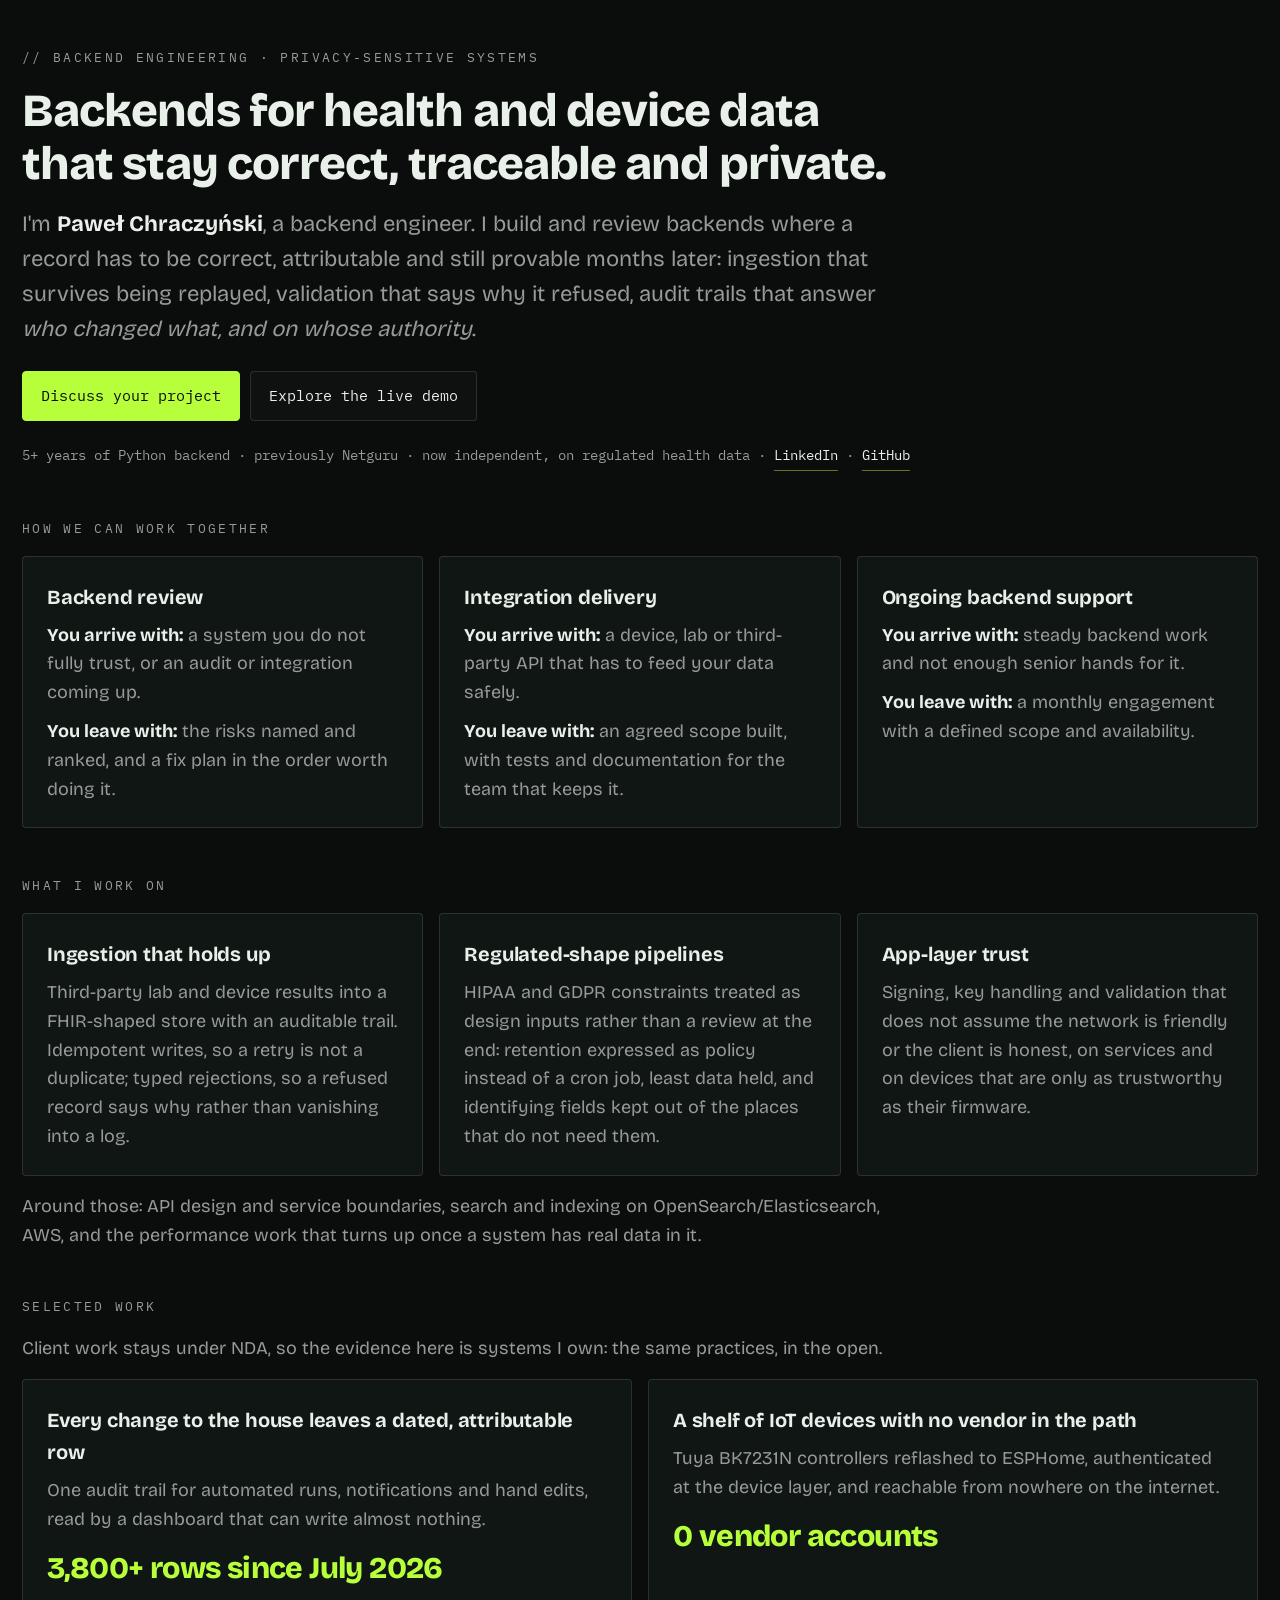
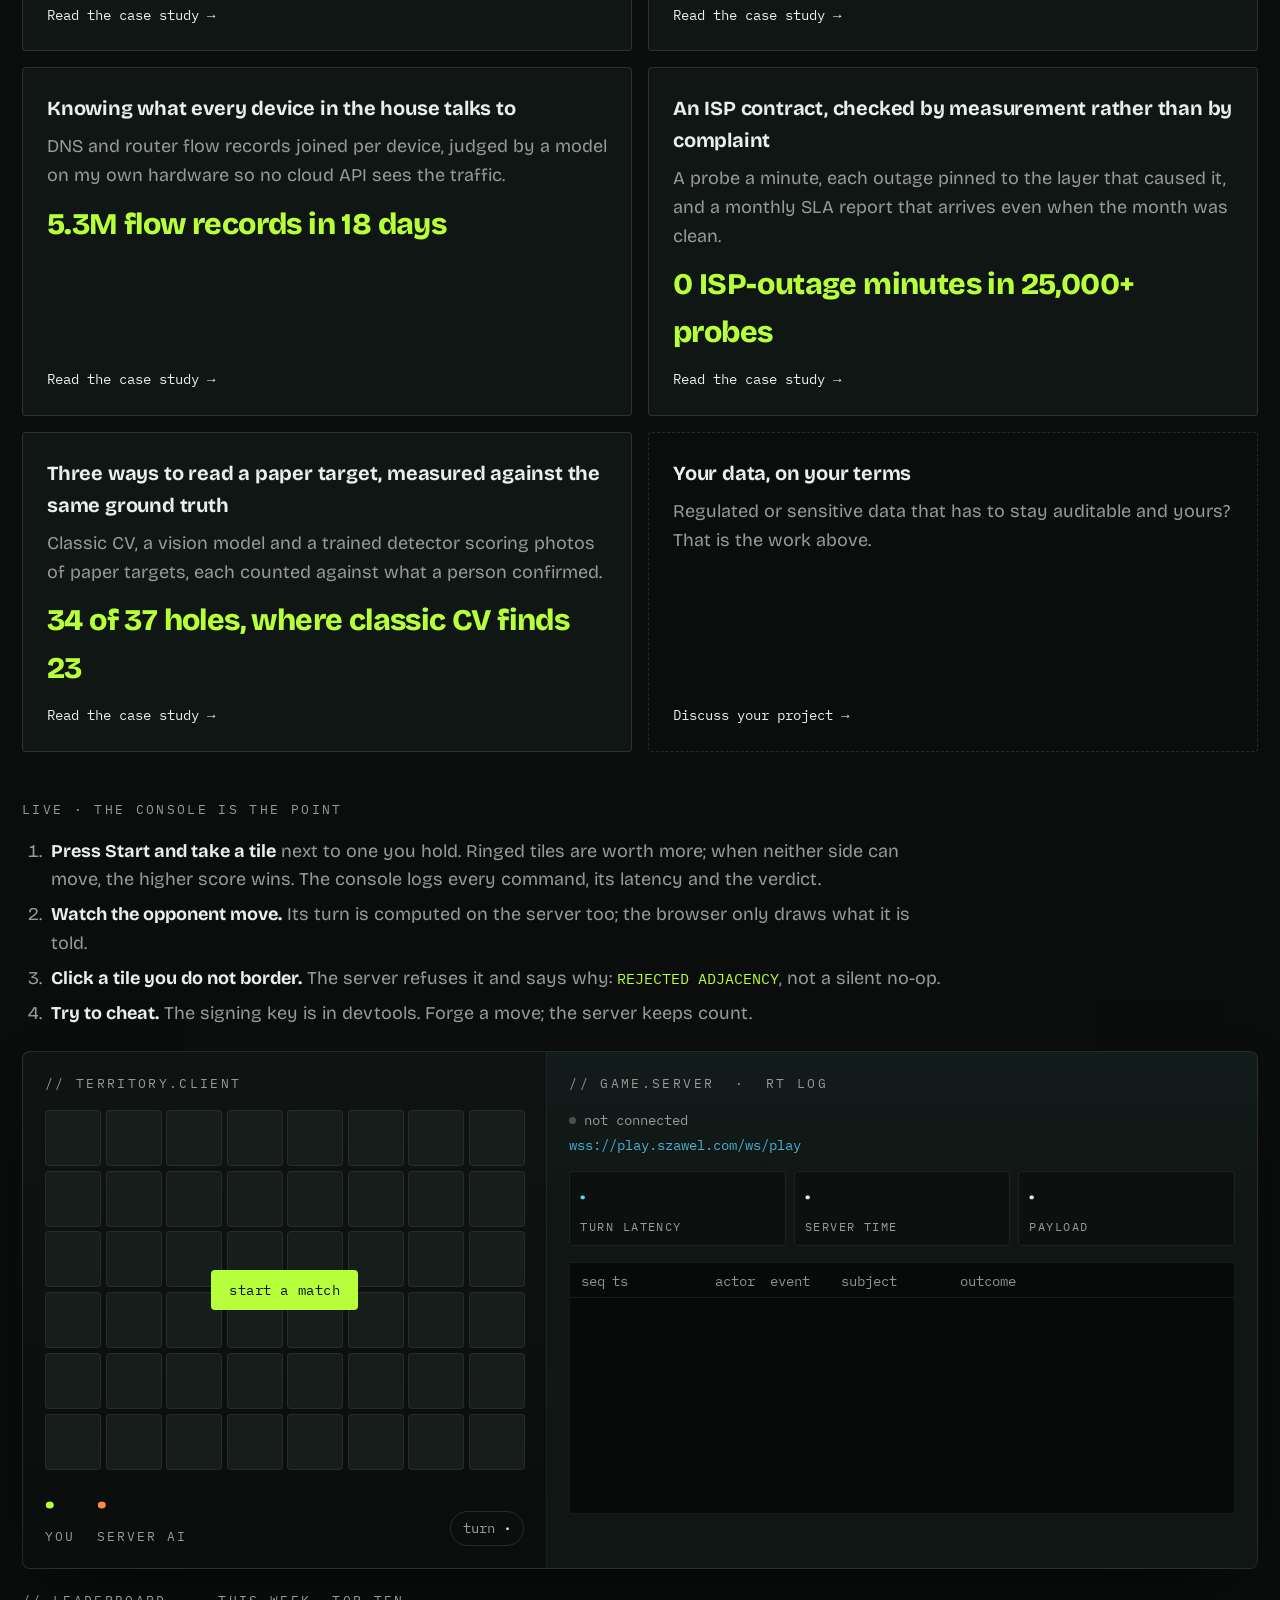
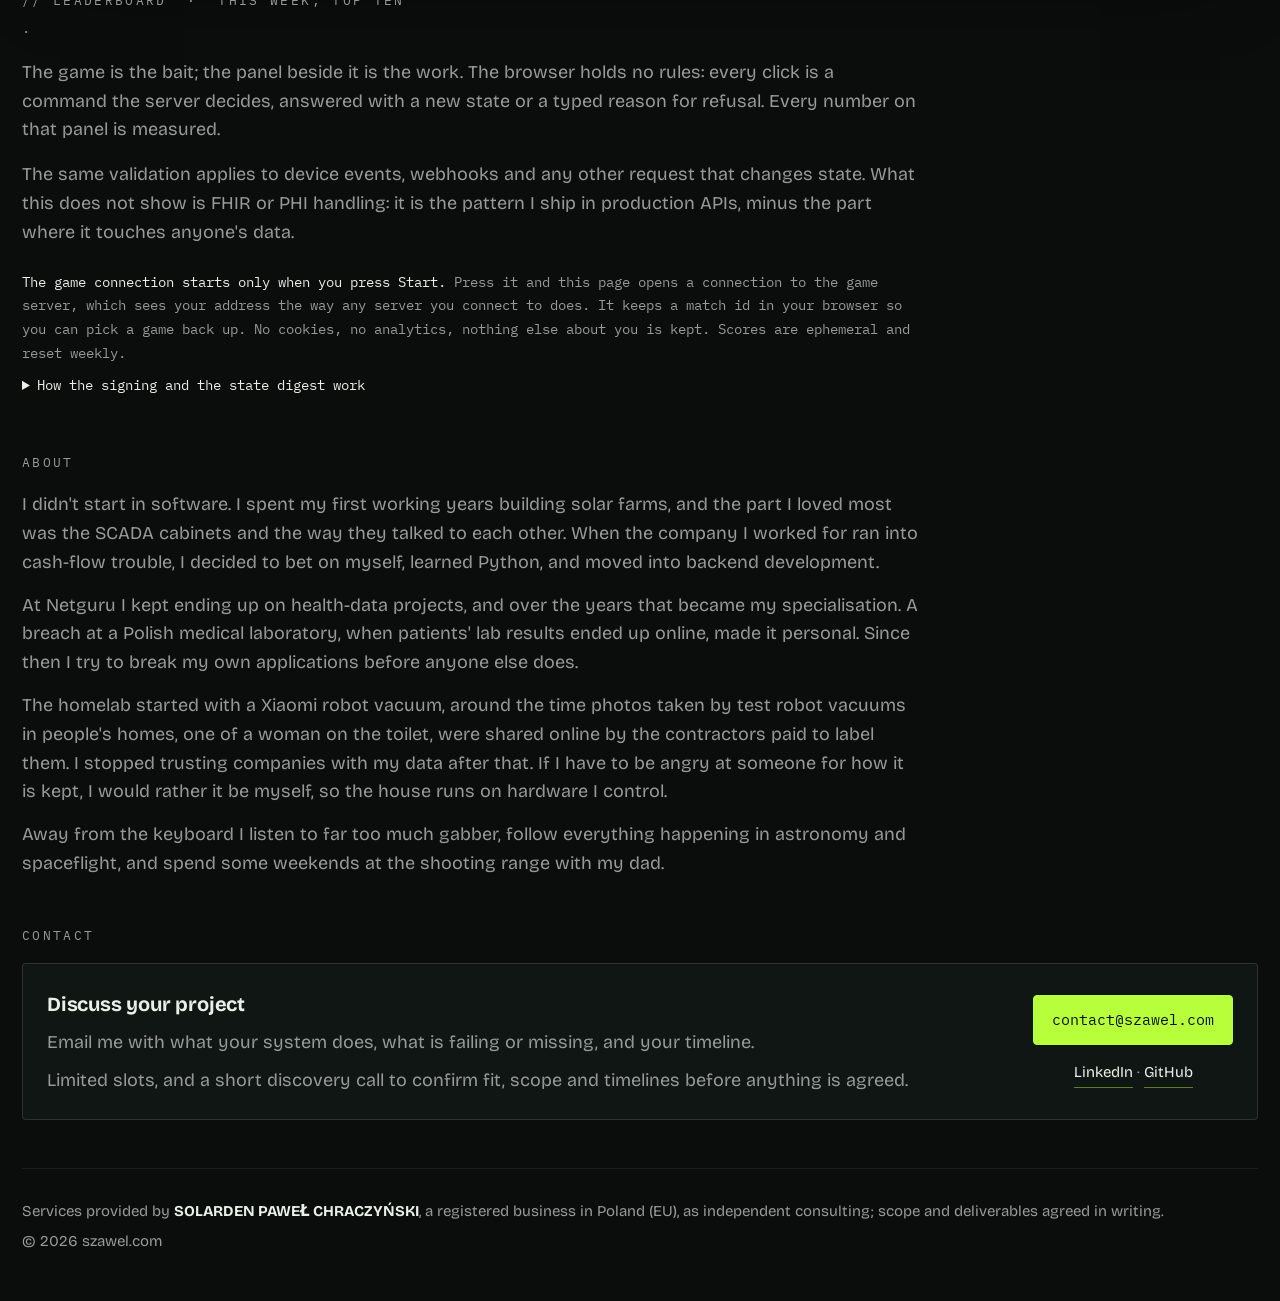
<file: index.html>
<!doctype html>
<html lang="en">
<head>
    <meta charset="utf-8"/>
    <meta name="viewport" content="width=device-width,initial-scale=1"/>
    <meta name="description"
          content="Independent backend consulting: ingestion, validation and audit trails for systems holding data people cannot get back."/>
    <title>Paweł Chraczyński — backend engineering for health and device data</title>
    <link rel="icon" href="favicon.svg" type="image/svg+xml"/>
    <!-- Absolute, because link previews (LinkedIn, Slack) resolve nothing relative. -->
    <meta property="og:type" content="website"/>
    <meta property="og:url" content="https://www.szawel.com/"/>
    <meta property="og:title" content="Paweł Chraczyński — backend engineering for privacy-sensitive systems"/>
    <meta property="og:description"
          content="Independent backend consulting: ingestion, validation and audit trails for systems holding data people cannot get back."/>
    <meta property="og:image" content="https://www.szawel.com/og.png"/>
    <meta property="og:image:width" content="1200"/>
    <meta property="og:image:height" content="630"/>
    <meta property="og:image:alt" content="Backends for health and device data that stay correct, traceable and private. Paweł Chraczyński, szawel.com"/>
    <meta name="twitter:card" content="summary_large_image"/>
    <!-- Before the page's own rules, so a collision resolves in the page's favour. The widget's
         tokens are the page's tokens: there is no second palette to keep in step. -->
    <link rel="stylesheet" href="game/client/widget.css"/>
    <link rel="stylesheet" href="site.css"/>
    <!-- No JavaScript means no widget, not a broken one: the landing page is complete without
         it, and a stalled game is a worse first impression than no game. -->
    <noscript>
        <style>#demo, .cta a[href="#demo"] { display: none }</style>
    </noscript>
    <script src="game/client/widget.js" defer></script>
</head>
<body>
<main>
    <div class="wrap">
        <header>
            <div class="kicker">// backend engineering &middot; privacy-sensitive systems</div>
            <h1>Backends for health and device data that stay correct, traceable and private.</h1>
            <p class="lead">
                I'm <b>Pawe&#322; Chraczy&#324;ski</b>, a backend engineer. I build and review
                backends where a record has to be correct, attributable and still provable months
                later: ingestion that survives being replayed, validation that says why it refused,
                audit trails that answer <em>who changed what, and on whose authority</em>.
            </p>
            <div class="cta">
                <a class="btn go" href="#contact">Discuss your project</a>
                <a class="btn" href="#demo">Explore the live demo</a>
            </div>
            <p class="background">
                5+ years of Python backend &middot; previously Netguru &middot; now independent, on
                regulated health data &middot;
                <a href="https://www.linkedin.com/in/pawel-chraczynski/" target="_blank"
                   rel="noopener">LinkedIn</a> &middot;
                <a href="https://github.com/Solarden" target="_blank" rel="noopener">GitHub</a>
            </p>
        </header>

        <section id="work" aria-labelledby="work-label">
            <h2 class="label" id="work-label">How we can work together</h2>
            <div class="grid three">
                <div class="card">
                    <h3>Backend review</h3>
                    <p><b>You arrive with:</b> a system you do not fully trust, or an audit or
                        integration coming up.</p>
                    <p><b>You leave with:</b> the risks named and ranked, and a fix plan in the order
                        worth doing it.</p>
                </div>
                <div class="card">
                    <h3>Integration delivery</h3>
                    <p><b>You arrive with:</b> a device, lab or third-party API that has to feed your
                        data safely.</p>
                    <p><b>You leave with:</b> an agreed scope built, with tests and documentation
                        for the team that keeps it.</p>
                </div>
                <div class="card">
                    <h3>Ongoing backend support</h3>
                    <p><b>You arrive with:</b> steady backend work and not enough senior hands for
                        it.</p>
                    <p><b>You leave with:</b> a monthly engagement with a defined scope and
                        availability.</p>
                </div>
            </div>
        </section>

        <section id="services" aria-labelledby="services-label">
            <h2 class="label" id="services-label">What I work on</h2>
            <div class="grid three">
                <div class="card">
                    <h3>Ingestion that holds up</h3>
                    <p>
                        Third-party lab and device results into a FHIR-shaped store with an auditable
                        trail. Idempotent writes, so a retry is not a duplicate; typed rejections, so a
                        refused record says why rather than vanishing into a log.
                    </p>
                </div>
                <div class="card">
                    <h3>Regulated-shape pipelines</h3>
                    <p>
                        HIPAA and GDPR constraints treated as design inputs rather than a review at the
                        end: retention expressed as policy instead of a cron job, least data held, and
                        identifying fields kept out of the places that do not need them.
                    </p>
                </div>
                <div class="card">
                    <h3>App-layer trust</h3>
                    <p>
                        Signing, key handling and validation that does not assume the network is
                        friendly or the client is honest, on services and on devices that are
                        only as trustworthy as their firmware.
                    </p>
                </div>
            </div>
            <p class="also">
                Around those: API design and service boundaries, search and indexing on
                OpenSearch/Elasticsearch, AWS, and the performance work that turns up once a system
                has real data in it.
            </p>
        </section>

        <section id="work-done" aria-labelledby="done-label">
            <h2 class="label" id="done-label">Selected work</h2>
            <p class="also">
                Client work stays under NDA, so the evidence here is systems I own: the same
                practices, in the open.
            </p>
            <div class="grid">
                <a class="card work" href="work/yoman.html">
                    <h3>Every change to the house leaves a dated, attributable row</h3>
                    <p>One audit trail for automated runs, notifications and hand edits, read by a
                        dashboard that can write almost nothing.</p>
                    <p class="n">3,800+ rows since July 2026</p>
                    <p class="more">Read the case study &rarr;</p>
                </a>
                <a class="card work" href="work/iot.html">
                    <h3>A shelf of IoT devices with no vendor in the path</h3>
                    <p>Tuya BK7231N controllers reflashed to ESPHome, authenticated at the device
                        layer, and reachable from nowhere on the internet.</p>
                    <p class="n">0 vendor accounts</p>
                    <p class="more">Read the case study &rarr;</p>
                </a>
                <a class="card work" href="work/dns-watch.html">
                    <h3>Knowing what every device in the house talks to</h3>
                    <p>DNS and router flow records joined per device, judged by a model on my own
                        hardware so no cloud API sees the traffic.</p>
                    <p class="n">5.3M flow records in 18 days</p>
                    <p class="more">Read the case study &rarr;</p>
                </a>
                <a class="card work" href="work/isp-watch.html">
                    <h3>An ISP contract, checked by measurement rather than by complaint</h3>
                    <p>A probe a minute, each outage pinned to the layer that caused it, and a
                        monthly SLA report that arrives even when the month was clean.</p>
                    <p class="n">0 ISP-outage minutes in 25,000+ probes</p>
                    <p class="more">Read the case study &rarr;</p>
                </a>
                <a class="card work" href="work/target-analyzer.html">
                    <h3>Three ways to read a paper target, measured against the same ground truth</h3>
                    <p>Classic CV, a vision model and a trained detector scoring photos of paper
                        targets, each counted against what a person confirmed.</p>
                    <p class="n">34 of 37 holes, where classic CV finds 23</p>
                    <p class="more">Read the case study &rarr;</p>
                </a>
                <a class="card work ghost" href="#contact">
                    <h3>Your data, on your terms</h3>
                    <p>Regulated or sensitive data that has to stay auditable and yours? That is
                        the work above.</p>
                    <p class="more">Discuss your project &rarr;</p>
                </a>
            </div>
        </section>
    </div>

    <section id="demo" aria-labelledby="demo-label">
        <div class="intro">
            <h2 class="label" id="demo-label">Live &middot; the console is the point</h2>
            <ol class="steps">
                <li><b>Press Start and take a tile</b> next to one you hold. Ringed tiles are worth
                    more; when neither side can move, the higher score wins. The console logs every
                    command, its latency and the verdict.</li>
                <li><b>Watch the opponent move.</b> Its turn is computed on the server too; the
                    browser only draws what it is told.</li>
                <li><b>Click a tile you do not border.</b> The server refuses it and says why:
                    <code>REJECTED ADJACENCY</code>, not a silent no-op.</li>
                <li><b>Try to cheat.</b> The signing key is in devtools. Forge a move; the server
                    keeps count.</li>
            </ol>
        </div>
        <div class="widget">
            <div class="pane left">
                <div class="paneTop">
                    <div class="paneLabel">// territory.client</div>
                </div>
                <div class="board inert" id="board" role="group" tabindex="-1"
                     aria-label="game board, arrow keys move between tiles"
                     data-endpoint="wss://play.szawel.com/ws/play">
                    <button type="button" id="start">start a match</button>
                </div>
                <div class="stats" aria-live="polite">
                    <div class="stat you">
                        <div class="n" id="sYou">&middot;</div>
                        <div class="l">you</div>
                    </div>
                    <div class="stat server">
                        <div class="n" id="sServer">&middot;</div>
                        <div class="l">server&nbsp;AI</div>
                    </div>
                    <div class="turnpill">turn <b id="turn">&middot;</b></div>
                </div>
            </div>

            <div class="pane right">
                <div class="paneTop">
                    <div class="paneLabel">// game.server &nbsp;&middot;&nbsp; rt log</div>
                </div>
                <div class="conn"><span class="led off" id="led"></span><span id="connTxt">not connected</span></div>
                <div class="endpoint" id="endpoint">&middot;</div>
                <div class="metrics">
                    <div class="metric lag">
                        <div class="mn" id="mLag">&middot;</div>
                        <div class="ml">turn latency</div>
                    </div>
                    <div class="metric">
                        <div class="mn" id="mSrv">&middot;</div>
                        <div class="ml">server time</div>
                    </div>
                    <div class="metric">
                        <div class="mn" id="mPay">&middot;</div>
                        <div class="ml">payload</div>
                    </div>
                </div>
                <div class="logwrap" tabindex="0" role="region" aria-label="event stream">
                    <div class="loghead">
                        <div class="row">
                            <span>seq</span><span>ts</span><span>actor</span><span>event</span><span>subject</span><span>outcome</span>
                        </div>
                    </div>
                    <div class="log" id="log" role="log"></div>
                </div>
            </div>
        </div>

        <div class="leaderboard">
            <div class="paneLabel">// leaderboard &nbsp;&middot;&nbsp; this week, top ten</div>
            <div class="leaders" id="leaders" aria-live="polite"><span class="empty">&middot;</span></div>
        </div>

        <!-- Under the widget, not over it: on a phone the steps and the board are the first screen. -->
        <div class="intro">
            <p>
                The game is the bait; the panel beside it is the work. The browser holds no rules:
                every click is a command the server decides, answered with a new state or a typed
                reason for refusal. Every number on that panel is measured.
            </p>
            <p>
                The same validation applies to device events, webhooks and any other request that
                changes state. What this does not show is FHIR or PHI handling: it is the pattern I
                ship in production APIs, minus the part where it touches anyone's data.
            </p>
        </div>

        <div class="note">
            <p><b>The game connection starts only when you press Start.</b> Press it and this page
                opens a connection to the game server, which sees your address the way any server you
                connect to does. It keeps a match id in your browser so you can pick a game back up.
                No cookies, no analytics, nothing else about you is kept. Scores are ephemeral and
                reset weekly.</p>
            <details>
                <summary>How the signing and the state digest work</summary>
                <p>Every command after the handshake is <b>signed</b> with a key the server mints for this
                    connection and hands to this page, and carries a counter the server will not accept
                    twice. You can read that key in devtools, so the envelope protects the
                    <b>session</b>, not against the <b>player</b>. Anti-cheat is the server refusing
                    illegal moves, and nothing else.</p>
                <p>The <b>state digest</b> is how you check no tab is showing you a stale board: open the
                    same match in a second tab and both print the same digest. It is not a security
                    control: the server computes it and the client prints it.</p>
            </details>
        </div>
    </section>

    <div class="wrap">
        <section id="about" aria-labelledby="about-label">
            <h2 class="label" id="about-label">About</h2>
            <div class="about">
                <p>
                    I didn't start in software. I spent my first working years building solar farms,
                    and the part I loved most was the SCADA cabinets and the way they talked to each
                    other. When the company I worked for ran into cash-flow trouble, I decided to bet
                    on myself, learned Python, and moved into backend development.
                </p>
                <p>
                    At Netguru I kept ending up on health-data projects, and over the years that
                    became my specialisation. A breach at a Polish medical laboratory, when patients'
                    lab results ended up online, made it personal. Since then I try to break my own
                    applications before anyone else does.
                </p>
                <p>
                    The homelab started with a Xiaomi robot vacuum, around the time photos taken by
                    test robot vacuums in people's homes, one of a woman on the toilet, were shared
                    online by the contractors paid to label them. I stopped trusting companies with
                    my data after that. If I have to be angry at someone for how it is kept, I would
                    rather it be myself, so the house runs on hardware I control.
                </p>
                <p>
                    Away from the keyboard I listen to far too much gabber, follow everything
                    happening in astronomy and spaceflight, and spend some weekends at the shooting
                    range with my dad.
                </p>
            </div>
        </section>

        <section id="contact" aria-labelledby="contact-label">
            <h2 class="label" id="contact-label">Contact</h2>
            <div class="card split">
                <div>
                    <h3>Discuss your project</h3>
                    <p>
                        Email me with what your system does, what is failing or missing, and your
                        timeline.
                    </p>
                    <p>
                        Limited slots, and a short discovery call to confirm fit, scope and timelines
                        before anything is agreed.
                    </p>
                </div>
                <div class="actions">
                    <a class="btn go" href="mailto:contact@szawel.com">contact@szawel.com</a>
                    <span class="links">
                        <a href="https://www.linkedin.com/in/pawel-chraczynski/" target="_blank"
                           rel="noopener">LinkedIn</a>
                        &middot;
                        <a href="https://github.com/Solarden" target="_blank" rel="noopener">GitHub</a>
                    </span>
                </div>
            </div>
        </section>

    </div>
</main>
<div class="wrap">
    <footer>
        <p>
            Services provided by <b>SOLARDEN PAWE&#321; CHRACZY&#323;SKI</b>, a registered business
            in Poland (EU), as independent consulting; scope and deliverables agreed in
            writing.
        </p>
        <p>&copy; <span id="y"></span> szawel.com</p>
    </footer>
</div>

<script>
    document.getElementById("y").textContent = new Date().getFullYear();
</script>
</body>
</html>
</file>
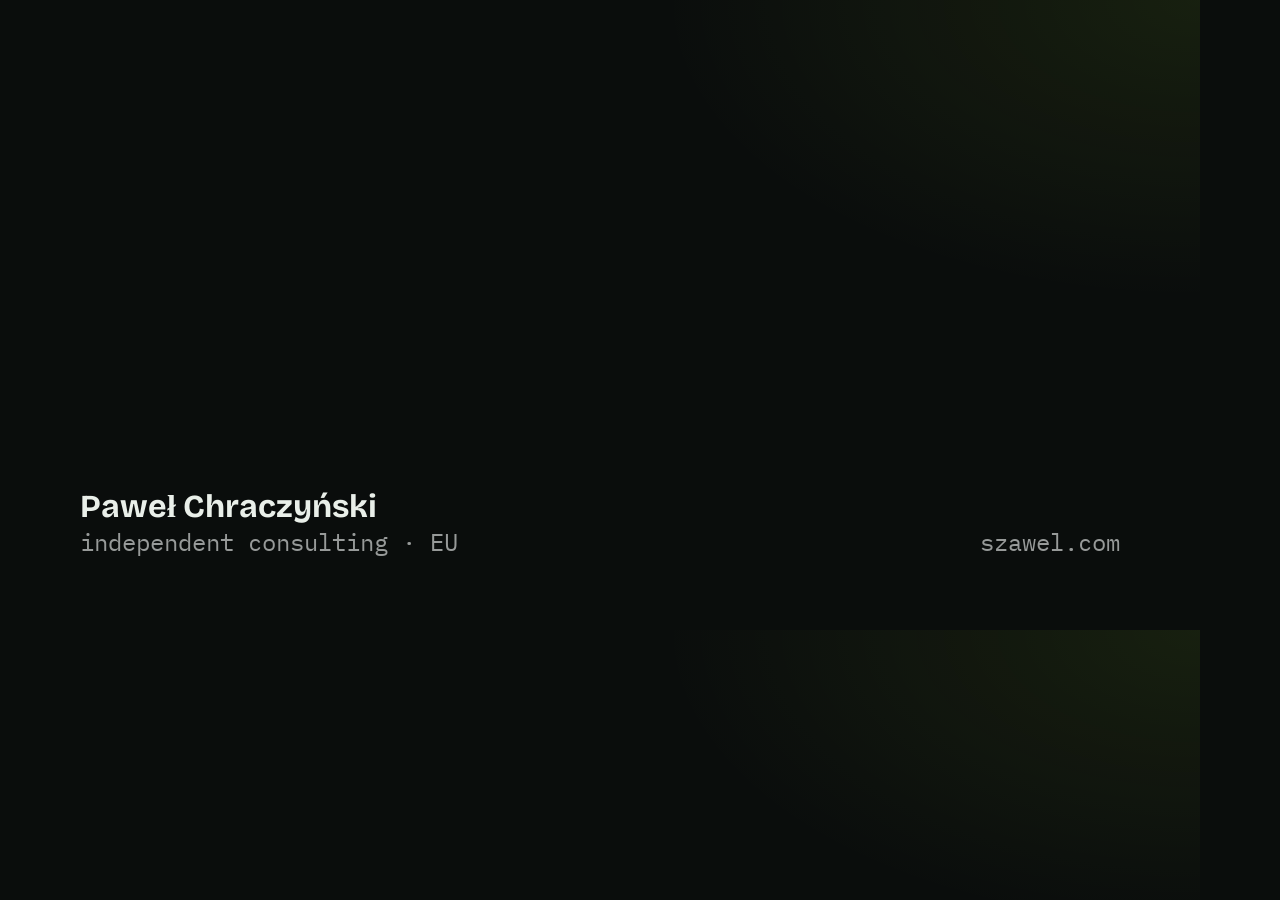
<file: tools/og-card.html>
<!doctype html>
<html lang="en">
<head>
    <meta charset="utf-8"/>
    <!-- The 1200x630 link-preview card for a case study, rendered by og-card.sh. Never published:
         the Pages workflow does not copy tools/. -->
    <style>
        @font-face {
            font-family: 'Bricolage Grotesque';
            src: url('../game/client/fonts/bricolage-grotesque-latin-wght-normal.woff2') format('woff2');
            font-weight: 200 800;
        }

        @font-face {
            font-family: 'IBM Plex Mono';
            src: url('../game/client/fonts/ibm-plex-mono-latin-400-normal.woff2') format('woff2');
        }

        * { margin: 0; padding: 0; box-sizing: border-box }

        html, body { width: 1200px; height: 630px; overflow: hidden; color: #e9efe9 }

        body {
            padding: 72px 80px;
            display: flex;
            flex-direction: column;
            justify-content: space-between;
            background: radial-gradient(900px 500px at 100% 0%, rgba(182, 255, 58, .08), transparent 60%), #0a0d0c;
        }

        .kicker { font: 400 22px 'IBM Plex Mono'; letter-spacing: .14em; color: #979a99; text-transform: uppercase }
        h1 { font: 800 64px/1.06 'Bricolage Grotesque'; letter-spacing: -.025em; margin-top: 26px; max-width: 1040px }
        .number { font: 800 52px 'Bricolage Grotesque'; color: #b6ff3a; letter-spacing: -.02em; margin-top: 28px }
        .foot { display: flex; justify-content: space-between; align-items: flex-end; font: 400 24px 'IBM Plex Mono'; color: #979a99 }
        .foot b { font: 700 32px 'Bricolage Grotesque'; color: #e9efe9 }
    </style>
</head>
<body>
<div>
    <div class="kicker" id="kicker"></div>
    <h1 id="title"></h1>
    <div class="number" id="number"></div>
</div>
<div class="foot">
    <div><b>Paweł Chraczyński</b><br>independent consulting · EU</div>
    <div>szawel.com</div>
</div>
<script>
    const params = new URLSearchParams(location.search);

    for (const id of ["kicker", "title", "number"]) {
        document.getElementById(id).textContent = params.get(id) || "";
    }
</script>
</body>
</html>
</file>
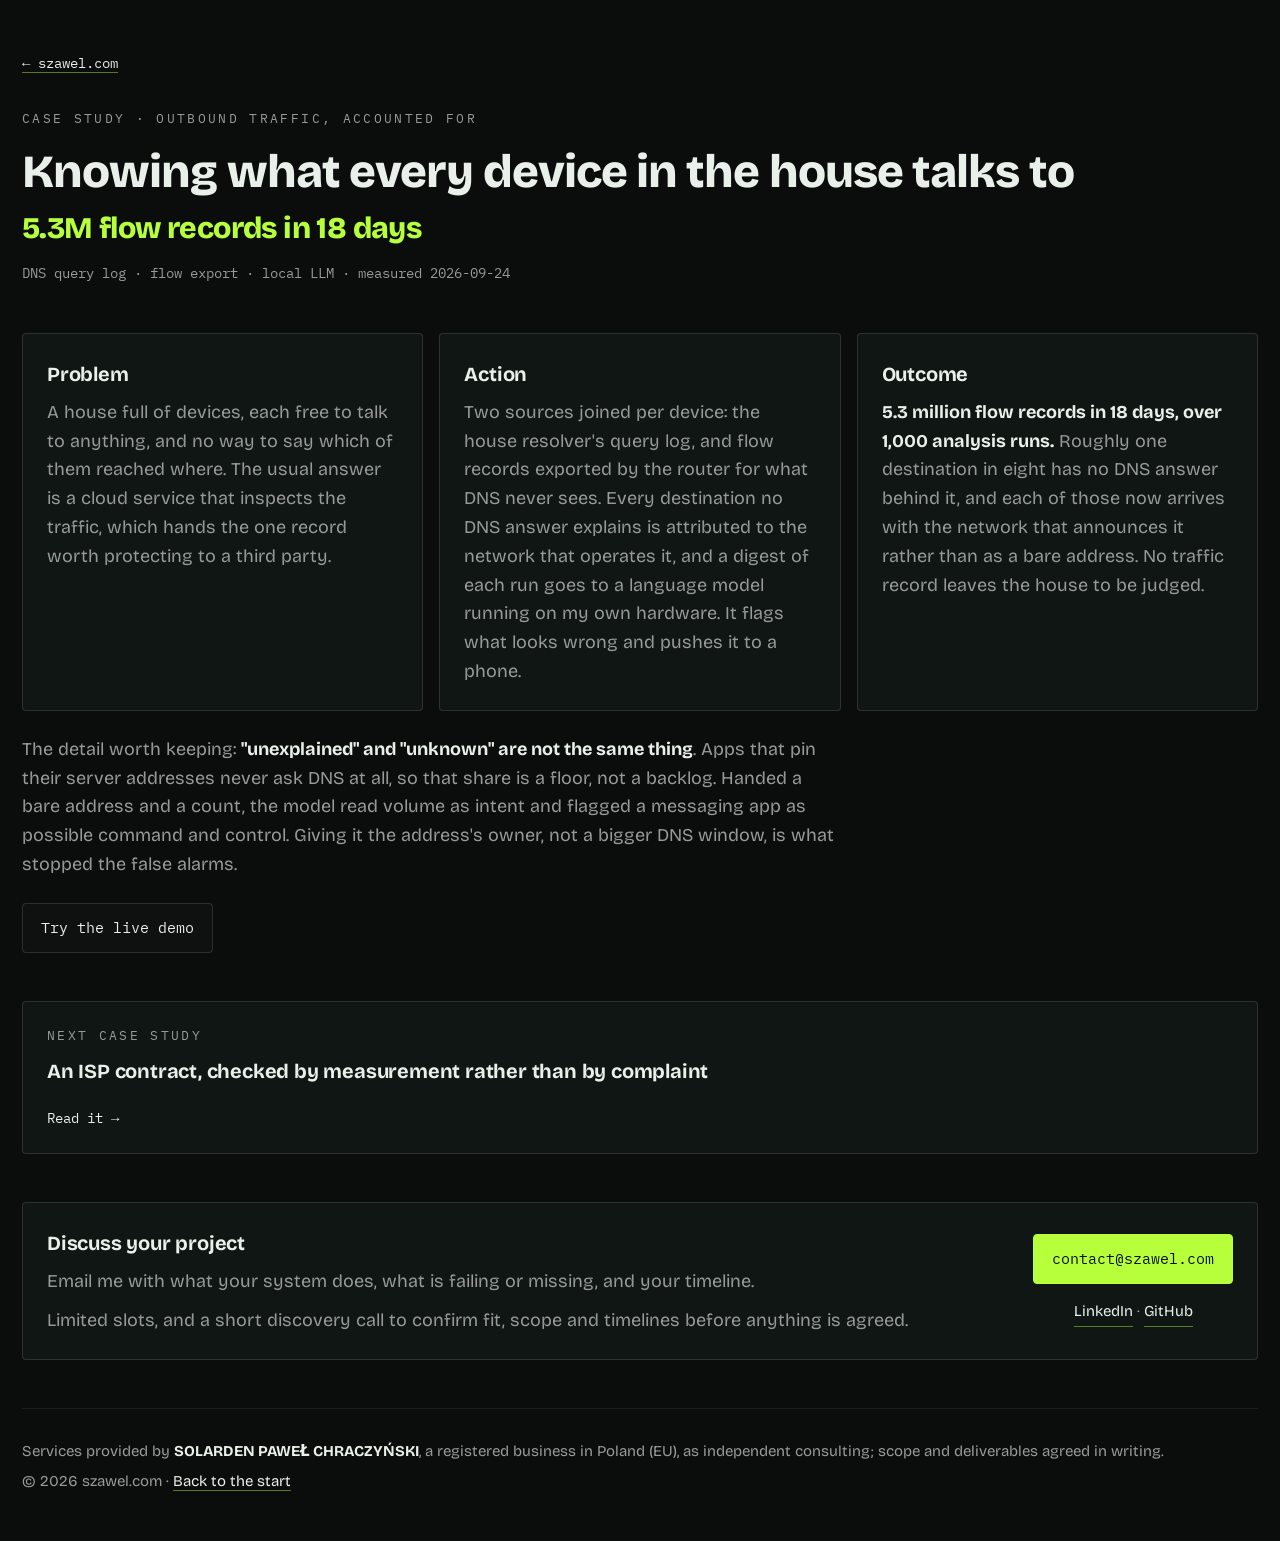
<file: work/dns-watch.html>
<!doctype html>
<html lang="en">
<head>
    <meta charset="utf-8"/>
    <meta name="viewport" content="width=device-width,initial-scale=1"/>
    <meta name="description" content="Case study: DNS queries and router flow records joined per device, the unexplained remainder attributed, and a local model judging the digest so no cloud API sees the traffic."/>
    <title>Knowing what every device in the house talks to — Paweł Chraczyński</title>
    <link rel="icon" href="../favicon.svg" type="image/svg+xml"/>
    <!-- Absolute, because link previews (LinkedIn, Slack) resolve nothing relative. -->
    <meta property="og:type" content="article"/>
    <meta property="og:url" content="https://www.szawel.com/work/dns-watch.html"/>
    <meta property="og:title" content="Knowing what every device in the house talks to"/>
    <meta property="og:description" content="Case study: DNS queries and router flow records joined per device, the unexplained remainder attributed, and a local model judging the digest so no cloud API sees the traffic."/>
    <meta property="og:image" content="https://www.szawel.com/work/og/dns-watch.png"/>
    <meta property="og:image:width" content="1200"/>
    <meta property="og:image:height" content="630"/>
    <meta property="og:image:alt" content="Knowing what every device in the house talks to. 5.3M flow records in 18 days. Paweł Chraczyński, szawel.com"/>
    <meta name="twitter:card" content="summary_large_image"/>
    <link rel="stylesheet" href="../game/client/widget.css"/>
    <link rel="stylesheet" href="../site.css"/>
</head>
<body>
<main>
    <div class="wrap">
        <header>
            <a class="back" href="../#work-done">&larr; szawel.com</a>
            <div class="kicker">Case study &middot; outbound traffic, accounted for</div>
            <h1>Knowing what every device in the house talks to</h1>
        <p class="n">5.3M flow records in 18 days</p>
            <p class="meta">DNS query log &middot; flow export &middot; local LLM &middot; measured 2026-09-24</p>
        </header>

        <section class="case">
            <div class="grid three">
                <div class="card">
                    <h2>Problem</h2>
                    <p>
                        A house full of devices, each free to talk to anything, and no way to say
                        which of them reached where. The usual answer is a cloud service that
                        inspects the traffic, which hands the one record worth protecting to a third
                        party.
                    </p>
                </div>
                <div class="card">
                    <h2>Action</h2>
                    <p>
                        Two sources joined per device: the house resolver's query log, and flow
                        records exported by the router for what DNS never sees. Every destination no
                        DNS answer explains is attributed to the network that operates it, and a
                        digest of each run goes to a language model running on my own hardware. It
                        flags what looks wrong and pushes it to a phone.
                    </p>
                </div>
                <div class="card">
                    <h2>Outcome</h2>
                    <p>
                        <b>5.3 million flow records in 18 days, over 1,000 analysis runs.</b> Roughly
                        one destination in eight has no DNS answer behind it, and each of those now
                        arrives with the network that announces it rather than as a bare address. No
                        traffic record leaves the house to be judged.
                    </p>
                </div>
                <p class="aside">
                    The detail worth keeping: <b>"unexplained" and "unknown" are not the same
                    thing</b>. Apps that pin their server addresses never ask DNS at all, so that
                    share is a floor, not a backlog. Handed a bare address and a count, the model
                    read volume as intent and flagged a messaging app as possible command and
                    control. Giving it the address's owner, not a bigger DNS window, is what
                    stopped the false alarms.
                </p>
            </div>
            <div class="cta">
                <a class="btn" href="https://play.szawel.com/demo/yoman/?p=net">Try the live demo</a>
            </div>
        </section>

        <nav class="next" aria-label="Next case study">
            <a class="card work" href="isp-watch.html">
                <span class="kicker">Next case study</span>
                <h2>An ISP contract, checked by measurement rather than by complaint</h2>
                <p class="more">Read it &rarr;</p>
            </a>
        </nav>

        <section id="contact">
            <div class="card split">
                <div>
                    <h2>Discuss your project</h2>
                    <p>
                        Email me with what your system does, what is failing or missing, and your
                        timeline.
                    </p>
                    <p>
                        Limited slots, and a short discovery call to confirm fit, scope and timelines
                        before anything is agreed.
                    </p>
                </div>
                <div class="actions">
                    <a class="btn go" href="mailto:contact@szawel.com">contact@szawel.com</a>
                    <span class="links">
                        <a href="https://www.linkedin.com/in/pawel-chraczynski/" target="_blank"
                           rel="noopener">LinkedIn</a>
                        &middot;
                        <a href="https://github.com/Solarden" target="_blank" rel="noopener">GitHub</a>
                    </span>
                </div>
            </div>
        </section>

    </div>
</main>
<div class="wrap">
    <footer>
        <p>
            Services provided by <b>SOLARDEN PAWE&#321; CHRACZY&#323;SKI</b>, a registered business
            in Poland (EU), as independent consulting; scope and deliverables agreed in
            writing.
        </p>
        <p>&copy; <span id="y"></span> szawel.com &middot; <a href="../">Back to the start</a></p>
    </footer>
</div>

<script>
    document.getElementById("y").textContent = new Date().getFullYear();
</script>
</body>
</html>
</file>
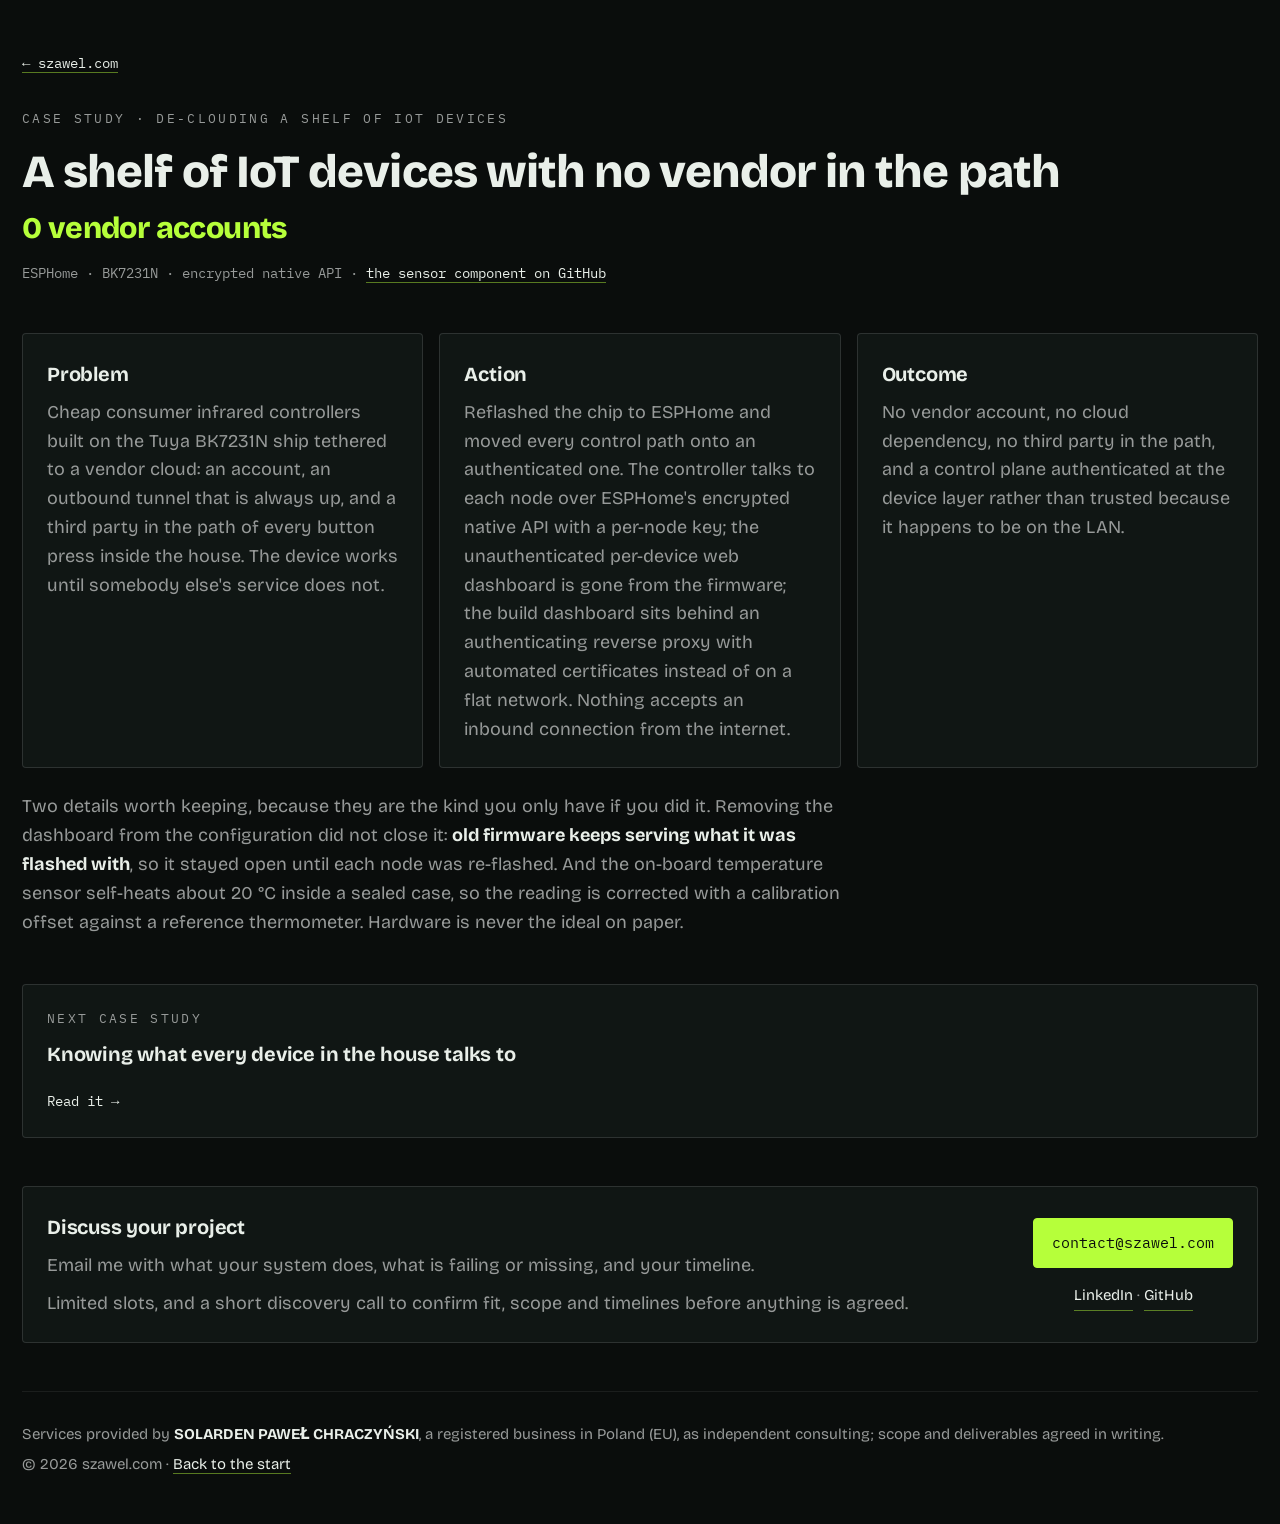
<file: work/iot.html>
<!doctype html>
<html lang="en">
<head>
    <meta charset="utf-8"/>
    <meta name="viewport" content="width=device-width,initial-scale=1"/>
    <meta name="description" content="Case study: consumer Tuya BK7231N controllers reflashed to ESPHome, authenticated at the device layer, with nothing accepting an inbound connection."/>
    <title>A shelf of IoT devices with no vendor in the path — Paweł Chraczyński</title>
    <link rel="icon" href="../favicon.svg" type="image/svg+xml"/>
    <!-- Absolute, because link previews (LinkedIn, Slack) resolve nothing relative. -->
    <meta property="og:type" content="article"/>
    <meta property="og:url" content="https://www.szawel.com/work/iot.html"/>
    <meta property="og:title" content="A shelf of IoT devices with no vendor in the path"/>
    <meta property="og:description" content="Case study: consumer Tuya BK7231N controllers reflashed to ESPHome, authenticated at the device layer, with nothing accepting an inbound connection."/>
    <meta property="og:image" content="https://www.szawel.com/work/og/iot.png"/>
    <meta property="og:image:width" content="1200"/>
    <meta property="og:image:height" content="630"/>
    <meta property="og:image:alt" content="A shelf of IoT devices with no vendor in the path. 0 vendor accounts. Paweł Chraczyński, szawel.com"/>
    <meta name="twitter:card" content="summary_large_image"/>
    <link rel="stylesheet" href="../game/client/widget.css"/>
    <link rel="stylesheet" href="../site.css"/>
</head>
<body>
<main>
    <div class="wrap">
        <header>
            <a class="back" href="../#work-done">&larr; szawel.com</a>
            <div class="kicker">Case study &middot; de-clouding a shelf of IoT devices</div>
            <h1>A shelf of IoT devices with no vendor in the path</h1>
        <p class="n">0 vendor accounts</p>
            <p class="meta">ESPHome &middot; BK7231N &middot; encrypted native API &middot; <a href="https://github.com/Solarden/esphome-cht8305-bitbang" target="_blank" rel="noopener">the sensor component on GitHub</a></p>
        </header>

        <section class="case">
            <div class="grid three">
                <div class="card">
                    <h2>Problem</h2>
                    <p>
                        Cheap consumer infrared controllers built on the Tuya BK7231N ship tethered to
                        a vendor cloud: an account, an outbound tunnel that is always up, and a third
                        party in the path of every button press inside the house. The device works
                        until somebody else's service does not.
                    </p>
                </div>
                <div class="card">
                    <h2>Action</h2>
                    <p>
                        Reflashed the chip to ESPHome and moved every control path onto an
                        authenticated one. The controller talks to each node over ESPHome's encrypted
                        native API with a per-node key; the unauthenticated per-device web dashboard is
                        gone from the firmware; the build dashboard sits behind an authenticating
                        reverse proxy with automated certificates instead of on a flat network. Nothing
                        accepts an inbound connection from the internet.
                    </p>
                </div>
                <div class="card">
                    <h2>Outcome</h2>
                    <p>
                        No vendor account, no cloud dependency, no third party in the path, and
                        a control plane authenticated at the device layer rather than trusted because
                        it happens to be on the LAN.
                    </p>
                </div>
                <p class="aside">
                    Two details worth keeping, because they are the kind you only have if you did it.
                    Removing the dashboard from the configuration did not close it: <b>old firmware keeps
                    serving what it was flashed with</b>, so it stayed open until each node was re-flashed.
                    And the on-board temperature sensor self-heats about 20&nbsp;&deg;C inside a sealed
                    case, so the reading is corrected with a calibration offset against a reference
                    thermometer. Hardware is never the ideal on paper.
                </p>
            </div>
        </section>

        <nav class="next" aria-label="Next case study">
            <a class="card work" href="dns-watch.html">
                <span class="kicker">Next case study</span>
                <h2>Knowing what every device in the house talks to</h2>
                <p class="more">Read it &rarr;</p>
            </a>
        </nav>

        <section id="contact">
            <div class="card split">
                <div>
                    <h2>Discuss your project</h2>
                    <p>
                        Email me with what your system does, what is failing or missing, and your
                        timeline.
                    </p>
                    <p>
                        Limited slots, and a short discovery call to confirm fit, scope and timelines
                        before anything is agreed.
                    </p>
                </div>
                <div class="actions">
                    <a class="btn go" href="mailto:contact@szawel.com">contact@szawel.com</a>
                    <span class="links">
                        <a href="https://www.linkedin.com/in/pawel-chraczynski/" target="_blank"
                           rel="noopener">LinkedIn</a>
                        &middot;
                        <a href="https://github.com/Solarden" target="_blank" rel="noopener">GitHub</a>
                    </span>
                </div>
            </div>
        </section>

    </div>
</main>
<div class="wrap">
    <footer>
        <p>
            Services provided by <b>SOLARDEN PAWE&#321; CHRACZY&#323;SKI</b>, a registered business
            in Poland (EU), as independent consulting; scope and deliverables agreed in
            writing.
        </p>
        <p>&copy; <span id="y"></span> szawel.com &middot; <a href="../">Back to the start</a></p>
    </footer>
</div>

<script>
    document.getElementById("y").textContent = new Date().getFullYear();
</script>
</body>
</html>
</file>
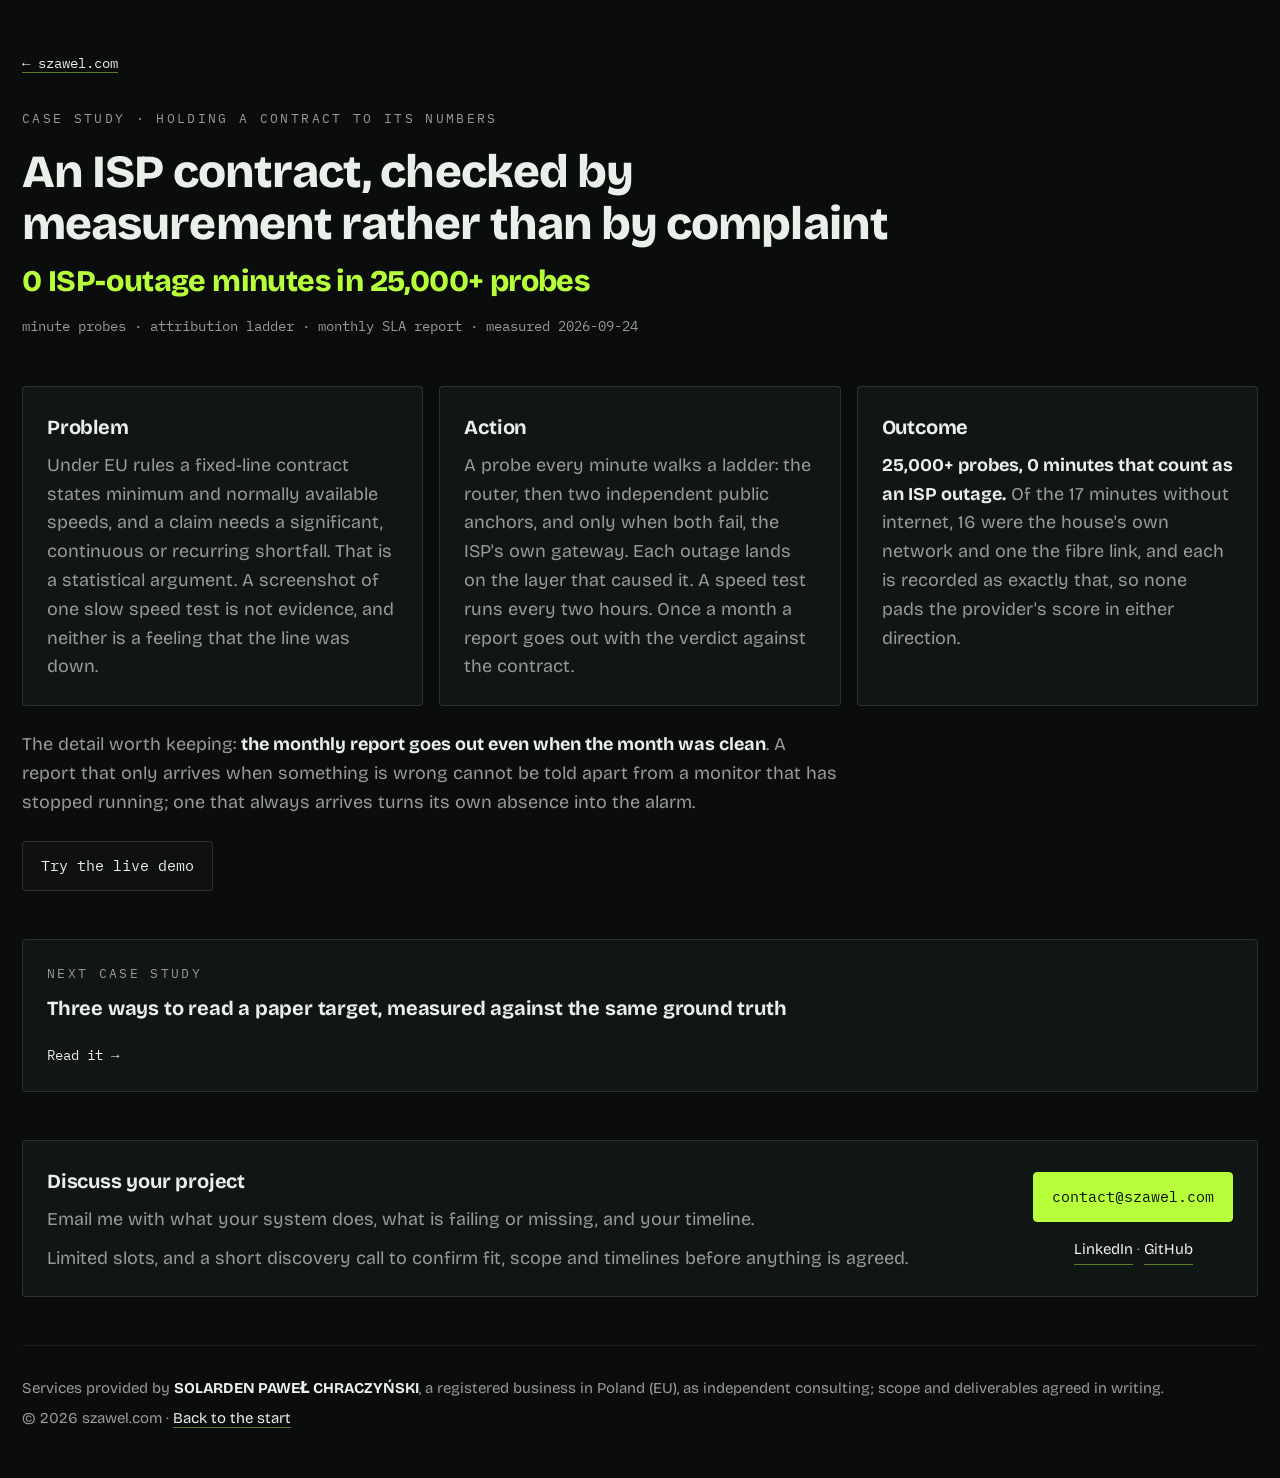
<file: work/isp-watch.html>
<!doctype html>
<html lang="en">
<head>
    <meta charset="utf-8"/>
    <meta name="viewport" content="width=device-width,initial-scale=1"/>
    <meta name="description" content="Case study: a probe every minute and a speed test every two hours, each outage attributed to the layer that caused it, and a monthly SLA report that arrives even when the month was clean."/>
    <title>An ISP contract, checked by measurement rather than by complaint — Paweł Chraczyński</title>
    <link rel="icon" href="../favicon.svg" type="image/svg+xml"/>
    <!-- Absolute, because link previews (LinkedIn, Slack) resolve nothing relative. -->
    <meta property="og:type" content="article"/>
    <meta property="og:url" content="https://www.szawel.com/work/isp-watch.html"/>
    <meta property="og:title" content="An ISP contract, checked by measurement rather than by complaint"/>
    <meta property="og:description" content="Case study: a probe every minute and a speed test every two hours, each outage attributed to the layer that caused it, and a monthly SLA report that arrives even when the month was clean."/>
    <meta property="og:image" content="https://www.szawel.com/work/og/isp-watch.png"/>
    <meta property="og:image:width" content="1200"/>
    <meta property="og:image:height" content="630"/>
    <meta property="og:image:alt" content="An ISP contract, checked by measurement rather than by complaint. 0 ISP-outage minutes in 25,000+ probes. Paweł Chraczyński, szawel.com"/>
    <meta name="twitter:card" content="summary_large_image"/>
    <link rel="stylesheet" href="../game/client/widget.css"/>
    <link rel="stylesheet" href="../site.css"/>
</head>
<body>
<main>
    <div class="wrap">
        <header>
            <a class="back" href="../#work-done">&larr; szawel.com</a>
            <div class="kicker">Case study &middot; holding a contract to its numbers</div>
            <h1>An ISP contract, checked by measurement rather than by complaint</h1>
        <p class="n">0 ISP-outage minutes in 25,000+ probes</p>
            <p class="meta">minute probes &middot; attribution ladder &middot; monthly SLA report &middot; measured 2026-09-24</p>
        </header>

        <section class="case">
            <div class="grid three">
                <div class="card">
                    <h2>Problem</h2>
                    <p>
                        Under EU rules a fixed-line contract states minimum and normally available
                        speeds, and a claim needs a significant, continuous or recurring shortfall.
                        That is a statistical argument. A screenshot of one slow speed test is not
                        evidence, and neither is a feeling that the line was down.
                    </p>
                </div>
                <div class="card">
                    <h2>Action</h2>
                    <p>
                        A probe every minute walks a ladder: the router, then two independent public
                        anchors, and only when both fail, the ISP's own gateway. Each outage lands on
                        the layer that caused it. A speed test runs every two hours. Once a month a report goes out
                        with the verdict against the contract.
                    </p>
                </div>
                <div class="card">
                    <h2>Outcome</h2>
                    <p>
                        <b>25,000+ probes, 0 minutes that count as an ISP outage.</b> Of the 17 minutes
                        without internet, 16 were the house's own network and one the fibre link, and
                        each is recorded as exactly that, so none pads the provider's score in either
                        direction.
                    </p>
                </div>
                <p class="aside">
                    The detail worth keeping: <b>the monthly report goes out even when the month
                    was clean</b>. A report that only arrives when something is wrong cannot be
                    told apart from a monitor that has stopped running; one that always arrives
                    turns its own absence into the alarm.
                </p>
            </div>
            <div class="cta">
                <a class="btn" href="https://play.szawel.com/demo/yoman/?p=isp">Try the live demo</a>
            </div>
        </section>

        <nav class="next" aria-label="Next case study">
            <a class="card work" href="target-analyzer.html">
                <span class="kicker">Next case study</span>
                <h2>Three ways to read a paper target, measured against the same ground truth</h2>
                <p class="more">Read it &rarr;</p>
            </a>
        </nav>

        <section id="contact">
            <div class="card split">
                <div>
                    <h2>Discuss your project</h2>
                    <p>
                        Email me with what your system does, what is failing or missing, and your
                        timeline.
                    </p>
                    <p>
                        Limited slots, and a short discovery call to confirm fit, scope and timelines
                        before anything is agreed.
                    </p>
                </div>
                <div class="actions">
                    <a class="btn go" href="mailto:contact@szawel.com">contact@szawel.com</a>
                    <span class="links">
                        <a href="https://www.linkedin.com/in/pawel-chraczynski/" target="_blank"
                           rel="noopener">LinkedIn</a>
                        &middot;
                        <a href="https://github.com/Solarden" target="_blank" rel="noopener">GitHub</a>
                    </span>
                </div>
            </div>
        </section>

    </div>
</main>
<div class="wrap">
    <footer>
        <p>
            Services provided by <b>SOLARDEN PAWE&#321; CHRACZY&#323;SKI</b>, a registered business
            in Poland (EU), as independent consulting; scope and deliverables agreed in
            writing.
        </p>
        <p>&copy; <span id="y"></span> szawel.com &middot; <a href="../">Back to the start</a></p>
    </footer>
</div>

<script>
    document.getElementById("y").textContent = new Date().getFullYear();
</script>
</body>
</html>
</file>
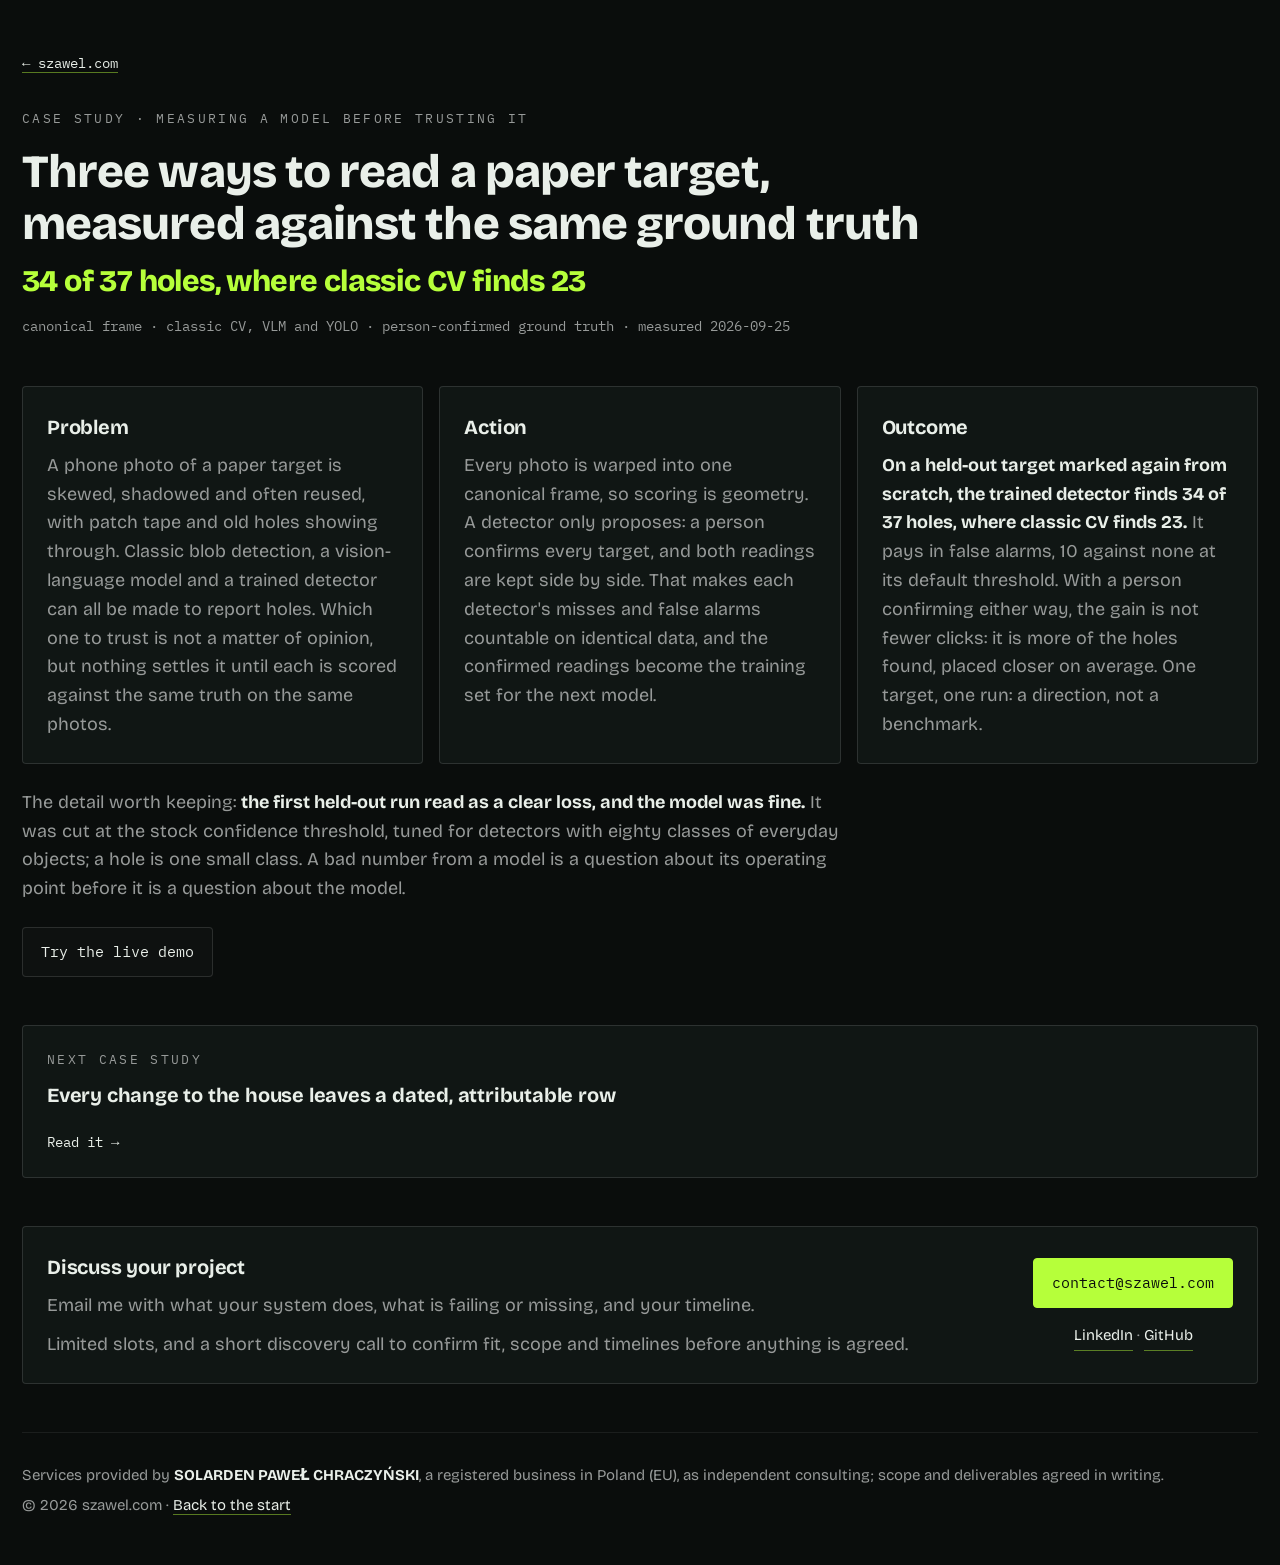
<file: work/target-analyzer.html>
<!doctype html>
<html lang="en">
<head>
    <meta charset="utf-8"/>
    <meta name="viewport" content="width=device-width,initial-scale=1"/>
    <meta name="description" content="Case study: classic CV, a vision model and a trained detector scoring photos of paper targets, each counted against a person-confirmed reading of the same photo, false alarms included."/>
    <title>Three ways to read a paper target, measured against the same ground truth — Paweł Chraczyński</title>
    <link rel="icon" href="../favicon.svg" type="image/svg+xml"/>
    <!-- Absolute, because link previews (LinkedIn, Slack) resolve nothing relative. -->
    <meta property="og:type" content="article"/>
    <meta property="og:url" content="https://www.szawel.com/work/target-analyzer.html"/>
    <meta property="og:title" content="Three ways to read a paper target, measured against the same ground truth"/>
    <meta property="og:description" content="Case study: classic CV, a vision model and a trained detector scoring photos of paper targets, each counted against a person-confirmed reading of the same photo, false alarms included."/>
    <meta property="og:image" content="https://www.szawel.com/work/og/target-analyzer.png"/>
    <meta property="og:image:width" content="1200"/>
    <meta property="og:image:height" content="630"/>
    <meta property="og:image:alt" content="Three ways to read a paper target, measured against the same ground truth. 34 of 37 holes, where classic CV finds 23. Paweł Chraczyński, szawel.com"/>
    <meta name="twitter:card" content="summary_large_image"/>
    <link rel="stylesheet" href="../game/client/widget.css"/>
    <link rel="stylesheet" href="../site.css"/>
</head>
<body>
<main>
    <div class="wrap">
        <header>
            <a class="back" href="../#work-done">&larr; szawel.com</a>
            <div class="kicker">Case study &middot; measuring a model before trusting it</div>
            <h1>Three ways to read a paper target, measured against the same ground truth</h1>
        <p class="n">34 of 37 holes, where classic CV finds 23</p>
            <p class="meta">canonical frame &middot; classic CV, VLM and YOLO &middot; person-confirmed ground truth &middot; measured 2026-09-25</p>
        </header>

        <section class="case">
            <div class="grid three">
                <div class="card">
                    <h2>Problem</h2>
                    <p>
                        A phone photo of a paper target is skewed, shadowed and often reused, with
                        patch tape and old holes showing through. Classic blob detection, a
                        vision-language model and a trained detector can all be made to report
                        holes. Which one to trust is not a matter of opinion, but nothing settles it
                        until each is scored against the same truth on the same photos.
                    </p>
                </div>
                <div class="card">
                    <h2>Action</h2>
                    <p>
                        Every photo is warped into one canonical frame, so scoring is geometry. A
                        detector only proposes: a person confirms every target, and both readings
                        are kept side by side. That makes each detector's misses and false alarms
                        countable on identical data, and the confirmed readings become the training
                        set for the next model.
                    </p>
                </div>
                <div class="card">
                    <h2>Outcome</h2>
                    <p>
                        <b>On a held-out target marked again from scratch, the trained detector
                        finds 34 of 37 holes, where classic CV finds 23.</b> It pays in false
                        alarms, 10 against none at its default threshold. With a person confirming
                        either way, the gain is not fewer clicks: it is more of the holes found, placed
                        closer on average. One target, one run: a direction, not a
                        benchmark.
                    </p>
                </div>
                <p class="aside">
                    The detail worth keeping: <b>the first held-out run read as a clear loss, and
                    the model was fine.</b> It was cut at the stock confidence threshold, tuned for
                    detectors with eighty classes of everyday objects; a hole is one small class.
                    A bad number from a model is a question about its operating point before it is
                    a question about the model.
                </p>
            </div>
            <div class="cta">
                <a class="btn" href="https://play.szawel.com/demo/target-analyzer/compare/7">Try the live demo</a>
            </div>
        </section>

        <nav class="next" aria-label="Next case study">
            <a class="card work" href="yoman.html">
                <span class="kicker">Next case study</span>
                <h2>Every change to the house leaves a dated, attributable row</h2>
                <p class="more">Read it &rarr;</p>
            </a>
        </nav>

        <section id="contact">
            <div class="card split">
                <div>
                    <h2>Discuss your project</h2>
                    <p>
                        Email me with what your system does, what is failing or missing, and your
                        timeline.
                    </p>
                    <p>
                        Limited slots, and a short discovery call to confirm fit, scope and timelines
                        before anything is agreed.
                    </p>
                </div>
                <div class="actions">
                    <a class="btn go" href="mailto:contact@szawel.com">contact@szawel.com</a>
                    <span class="links">
                        <a href="https://www.linkedin.com/in/pawel-chraczynski/" target="_blank"
                           rel="noopener">LinkedIn</a>
                        &middot;
                        <a href="https://github.com/Solarden" target="_blank" rel="noopener">GitHub</a>
                    </span>
                </div>
            </div>
        </section>

    </div>
</main>
<div class="wrap">
    <footer>
        <p>
            Services provided by <b>SOLARDEN PAWE&#321; CHRACZY&#323;SKI</b>, a registered business
            in Poland (EU), as independent consulting; scope and deliverables agreed in
            writing.
        </p>
        <p>&copy; <span id="y"></span> szawel.com &middot; <a href="../">Back to the start</a></p>
    </footer>
</div>

<script>
    document.getElementById("y").textContent = new Date().getFullYear();
</script>
</body>
</html>
</file>
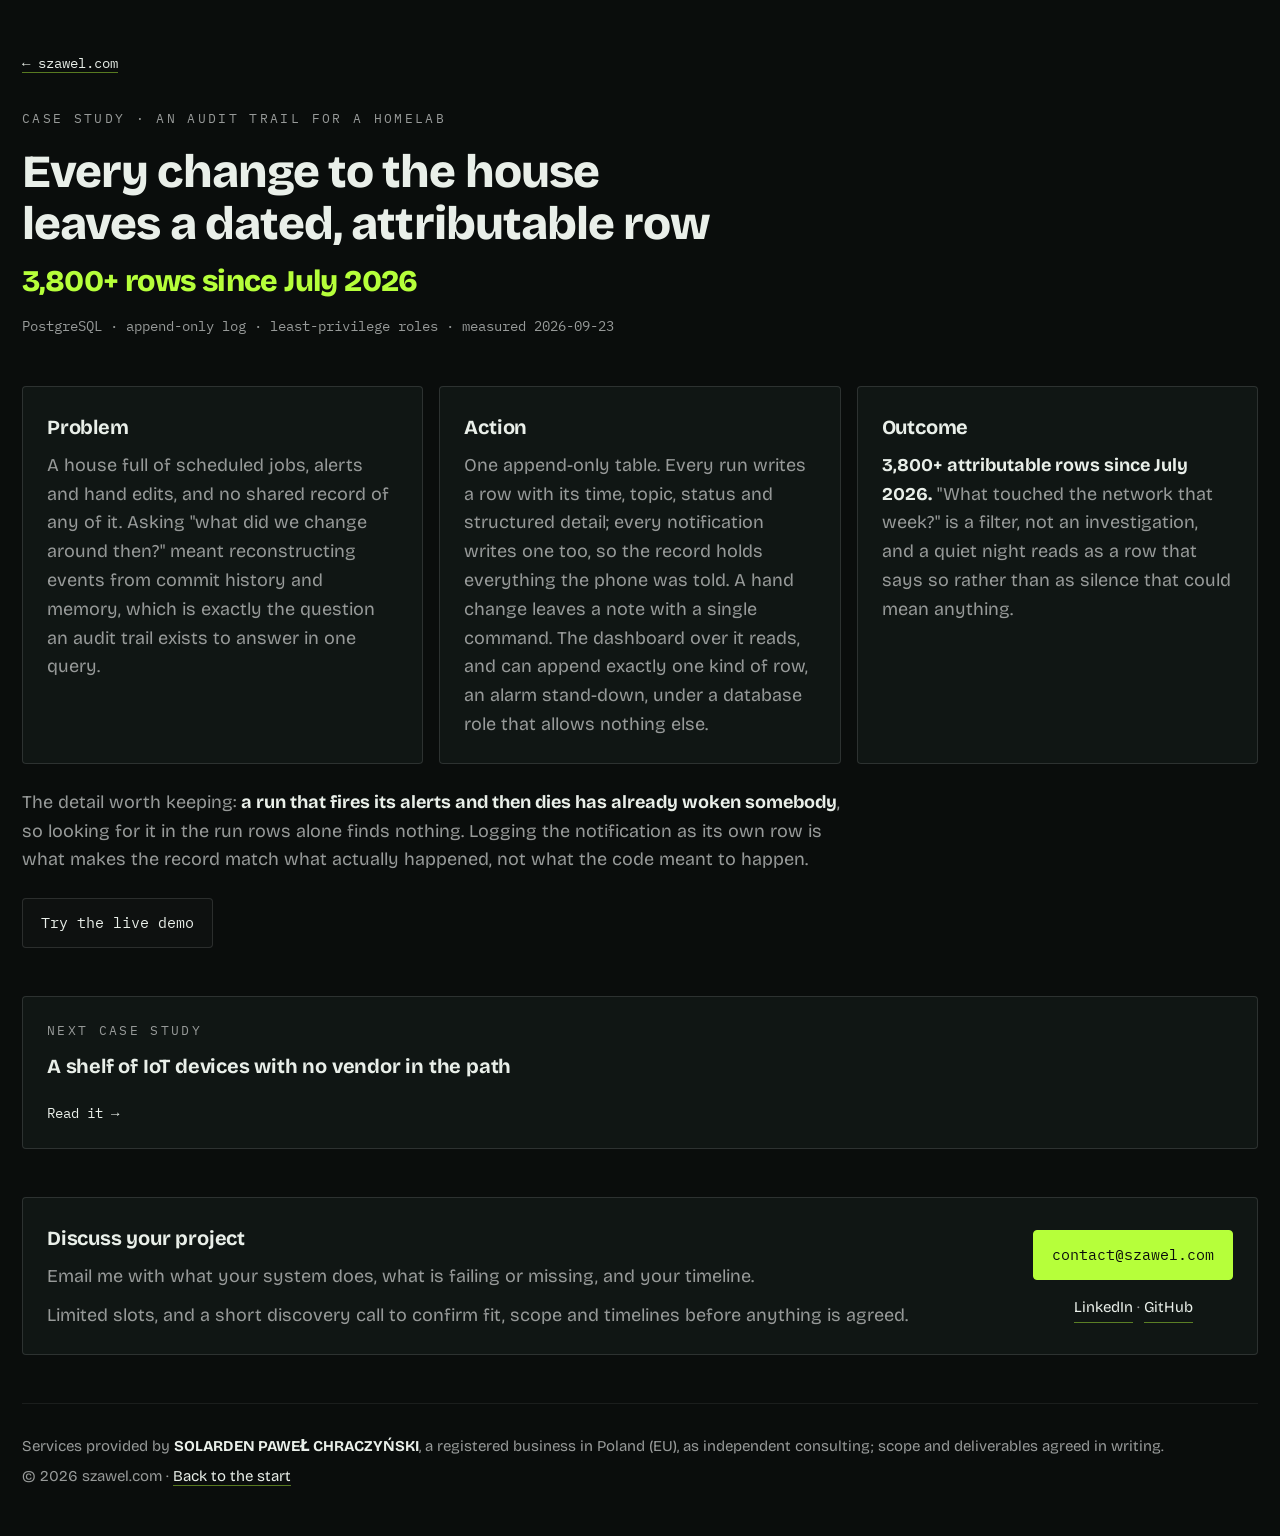
<file: work/yoman.html>
<!doctype html>
<html lang="en">
<head>
    <meta charset="utf-8"/>
    <meta name="viewport" content="width=device-width,initial-scale=1"/>
    <meta name="description" content="Case study: one append-only audit trail for automated runs, notifications and hand edits, behind a least-privilege dashboard."/>
    <title>Every change to the house leaves a dated, attributable row — Paweł Chraczyński</title>
    <link rel="icon" href="../favicon.svg" type="image/svg+xml"/>
    <!-- Absolute, because link previews (LinkedIn, Slack) resolve nothing relative. -->
    <meta property="og:type" content="article"/>
    <meta property="og:url" content="https://www.szawel.com/work/yoman.html"/>
    <meta property="og:title" content="Every change to the house leaves a dated, attributable row"/>
    <meta property="og:description" content="Case study: one append-only audit trail for automated runs, notifications and hand edits, behind a least-privilege dashboard."/>
    <meta property="og:image" content="https://www.szawel.com/work/og/yoman.png"/>
    <meta property="og:image:width" content="1200"/>
    <meta property="og:image:height" content="630"/>
    <meta property="og:image:alt" content="Every change to the house leaves a dated, attributable row. 3,800+ rows since July 2026. Paweł Chraczyński, szawel.com"/>
    <meta name="twitter:card" content="summary_large_image"/>
    <link rel="stylesheet" href="../game/client/widget.css"/>
    <link rel="stylesheet" href="../site.css"/>
</head>
<body>
<main>
    <div class="wrap">
        <header>
            <a class="back" href="../#work-done">&larr; szawel.com</a>
            <div class="kicker">Case study &middot; an audit trail for a homelab</div>
            <h1>Every change to the house leaves a dated, attributable row</h1>
        <p class="n">3,800+ rows since July 2026</p>
            <p class="meta">PostgreSQL &middot; append-only log &middot; least-privilege roles &middot; measured 2026-09-23</p>
        </header>

        <section class="case">
            <div class="grid three">
                <div class="card">
                    <h2>Problem</h2>
                    <p>
                        A house full of scheduled jobs, alerts and hand edits, and no shared record of
                        any of it. Asking "what did we change around then?" meant reconstructing
                        events from commit history and memory, which is exactly the question an audit
                        trail exists to answer in one query.
                    </p>
                </div>
                <div class="card">
                    <h2>Action</h2>
                    <p>
                        One append-only table. Every run writes a row with its time, topic, status and
                        structured detail; every notification writes one too, so the record holds
                        everything the phone was told. A hand change leaves a note with a single
                        command. The dashboard over it reads, and can append exactly one kind of row,
                        an alarm stand-down, under a database role that allows nothing else.
                    </p>
                </div>
                <div class="card">
                    <h2>Outcome</h2>
                    <p>
                        <b>3,800+ attributable rows since July 2026.</b> "What touched the network that
                        week?" is a filter, not an investigation, and a quiet night reads as a row that
                        says so rather than as silence that could mean anything.
                    </p>
                </div>
                <p class="aside">
                    The detail worth keeping: <b>a run that fires its alerts and then dies has already
                    woken somebody</b>, so looking for it in the run rows alone finds nothing. Logging the
                    notification as its own row is what makes the record match what actually happened,
                    not what the code meant to happen.
                </p>
            </div>
            <div class="cta">
                <a class="btn" href="https://play.szawel.com/demo/yoman/">Try the live demo</a>
            </div>
        </section>

        <nav class="next" aria-label="Next case study">
            <a class="card work" href="iot.html">
                <span class="kicker">Next case study</span>
                <h2>A shelf of IoT devices with no vendor in the path</h2>
                <p class="more">Read it &rarr;</p>
            </a>
        </nav>

        <section id="contact">
            <div class="card split">
                <div>
                    <h2>Discuss your project</h2>
                    <p>
                        Email me with what your system does, what is failing or missing, and your
                        timeline.
                    </p>
                    <p>
                        Limited slots, and a short discovery call to confirm fit, scope and timelines
                        before anything is agreed.
                    </p>
                </div>
                <div class="actions">
                    <a class="btn go" href="mailto:contact@szawel.com">contact@szawel.com</a>
                    <span class="links">
                        <a href="https://www.linkedin.com/in/pawel-chraczynski/" target="_blank"
                           rel="noopener">LinkedIn</a>
                        &middot;
                        <a href="https://github.com/Solarden" target="_blank" rel="noopener">GitHub</a>
                    </span>
                </div>
            </div>
        </section>

    </div>
</main>
<div class="wrap">
    <footer>
        <p>
            Services provided by <b>SOLARDEN PAWE&#321; CHRACZY&#323;SKI</b>, a registered business
            in Poland (EU), as independent consulting; scope and deliverables agreed in
            writing.
        </p>
        <p>&copy; <span id="y"></span> szawel.com &middot; <a href="../">Back to the start</a></p>
    </footer>
</div>

<script>
    document.getElementById("y").textContent = new Date().getFullYear();
</script>
</body>
</html>
</file>
<file: game/client/widget.css>
/* Widget only. The page around it — nav, copy, calls to action — belongs to the host page. */

/* Vendored, never a CDN: a webfont request hands the visitor's IP to whoever serves it, on the
   page arguing for the opposite. Licences sit beside the files. */
/* Latin subsets with no unicode-range: a glyph they lack (the arrows) falls through to the next
   family in the stack. */
@font-face {
  font-family: 'IBM Plex Mono';
  src: url('fonts/ibm-plex-mono-latin-400-normal.woff2') format('woff2');
  font-weight: 400;
  font-style: normal;
  font-display: swap;
}

@font-face {
  font-family: 'Bricolage Grotesque';
  src: url('fonts/bricolage-grotesque-latin-wght-normal.woff2') format('woff2');
  font-weight: 200 800;
  font-style: normal;
  font-display: swap;
}
:root {
  --bg: #0a0d0c;
  --bg2: #0f1413;
  --panel: #101614;
  --line: rgba(255, 255, 255, .07);
  --line2: rgba(255, 255, 255, .12);
  --ink: #e9efe9;
  --dim: #979a99;
  --dimmer: #46524c;
  --you: #b6ff3a;
  --server: #ff8a42;
  --cyan: #54d8ff;
  --tile: #161d1a;
  --tile-hi: #1e2723;
  --valuable: #1d2c22;
  --water: #0c1c24;
  --radius: 4px;
  --mono: 'IBM Plex Mono', ui-monospace, monospace;
  --disp: 'Bricolage Grotesque', system-ui, sans-serif;
  /* seq, ts, actor, event, subject, outcome. In ch, so the header and the rows only line up
     while they share a font size — that is why both sit inside .logwrap and neither sets one. */
  --cols: 3ch 12ch 6ch 8ch 14ch auto;
  /* --dimmer reads 2.43:1 on the log, under AA, and seq and ts carry the "nothing was dropped"
     claim. ponytail: its own token, since --dimmer's only other use is the dead LED. */
  --log-dim: #909391;
}

/* No reset, no body rule and no page container: this file styles the widget and nothing
   around it, so every rule below is reachable only through the widget's own markup. */

/* Which means the face is set here and never inherited from the host page: the log's columns
   are sized in ch and line up in a monospace and nothing else. */
.widget,
.leaderboard,
.note {
  font-family: var(--mono);
  line-height: 1.5;
}

.widget {
  display: grid;
  /* The console takes the larger share, and the widget more width than the page's prose
     column: one log line is ~81ch. */
  grid-template-columns: minmax(0, .85fr) minmax(0, 1.15fr);
  border: 1px solid var(--line2);
  border-radius: 8px;
  overflow: hidden;
  background: linear-gradient(180deg, var(--bg2), var(--bg));
  box-shadow: 0 30px 80px -40px rgba(0, 0, 0, .9);
}

.pane { padding: 22px }
.pane.left { border-right: 1px solid var(--line) }
.pane.right { background: linear-gradient(180deg, rgba(84, 216, 255, .03), transparent 30%), var(--panel) }
.paneTop { display: flex; align-items: center; justify-content: space-between; margin-bottom: 16px }
.paneLabel { font-size: 13px; letter-spacing: .18em; text-transform: uppercase; color: var(--dim) }

/* Relative so the start control can sit over the board it starts. */
.board { position: relative; display: grid; grid-template-columns: repeat(8, 1fr); gap: 5px; aspect-ratio: 8/6 }

#start, .result {
  position: absolute;
  /* The tiles are position: relative and come later in the DOM, so without this they paint
     over the control and only the grid gaps show through it. */
  z-index: 1;
  inset: 0;
  margin: auto;
  width: max-content;
  height: max-content;
}

.result { display: flex; flex-direction: column; align-items: center; gap: 10px; padding: 14px 18px; background: rgba(10, 13, 12, .92); border: 1px solid var(--line2); border-radius: var(--radius) }
.result .verdict { font-family: var(--disp); font-weight: 800; font-size: 22px; letter-spacing: -.01em; color: var(--ink) }

#start, .result button {
  padding: 11px 18px;
  /* Named because a button does not inherit font-family from .widget at all: left alone it
     renders in the UA's Arial on both pages. */
  font-family: var(--mono);
  font-size: 14px;
  letter-spacing: .04em;
  color: var(--bg);
  background: var(--you);
  border: 0;
  border-radius: var(--radius);
  cursor: pointer;
}

#start:hover, .result button:hover { background: #c6ff52 }

.tile {
  position: relative;
  border-radius: var(--radius);
  background: var(--tile);
  border: 1px solid var(--line);
  cursor: pointer;
  transition: transform .12s, background .2s, border-color .2s;
  animation: pop .5s cubic-bezier(.2, .8, .2, 1) both;
}

/* The keyboard moves focus onto the board and between tiles, and the browser's default ring is
   near invisible on this ground. Here rather than left to the host page: the dev page has none. */
.board:focus-visible, .tile:focus-visible { outline: 2px solid var(--you); outline-offset: 2px }

/* Only a tile that could still be taken, and only its background: an owned or water tile
   carries information hover must not repaint, and the border belongs to legality. */
.board:not(.inert) .tile:not(.you):not(.server):not(.water):hover { background: var(--tile-hi); transform: translateY(-1px) }
.tile.valuable { background: var(--valuable) }
.tile.water { background: var(--water); cursor: not-allowed; border-color: rgba(84, 216, 255, .10) }
.tile.legal { border-color: rgba(182, 255, 58, .45); box-shadow: inset 0 0 0 1px rgba(182, 255, 58, .12) }
.tile.you { background: linear-gradient(145deg, #9be028, #c6ff52); border-color: #d8ff7a; box-shadow: 0 0 14px -4px var(--you) }
.tile.server { background: linear-gradient(145deg, #e9722c, #ff9a52); border-color: #ffb07a; box-shadow: 0 0 14px -4px var(--server) }
/* The second channel. Your tiles and the opponent's sit 1.94:1 apart in luminance, and to a
   deuteranope both read as yellow, so the dot's shape tells them apart: round is yours, a
   diamond is the opponent's. A rounded square was too close to a circle at this size. */
/* --dim, not --dimmer: the dot is how a free tile shows at all (the tile itself is 1.1:1 on the
   pane), and step 3 asks the visitor to find one. */
.tile .dot { position: absolute; inset: 0; margin: auto; width: 5px; height: 5px; border-radius: 99px; background: var(--dim) }
.tile.you .dot, .tile.server .dot { width: 7px; height: 7px; background: rgba(0, 0, 0, .55) }
.tile.server .dot { border-radius: 0; transform: rotate(45deg) }
.tile.water .dot { width: 9px; height: 2px; border-radius: 1px; background: var(--cyan); opacity: .45 }
/* Points get a channel of their own, a ring that survives either owner's colour. */
.tile.valuable .dot { outline: 1.5px solid var(--dim); outline-offset: 2px }
.tile.valuable.you .dot, .tile.valuable.server .dot { outline-color: rgba(0, 0, 0, .55) }

/* The socket is gone or the game is decided: the board stops pretending it is interactive. */
.board.inert .tile { cursor: default; opacity: .55 }

.stats { display: flex; gap: 22px; margin-top: 18px; align-items: flex-end }
.stat { display: flex; flex-direction: column; gap: 2px }
.stat .n { font-family: var(--disp); font-weight: 800; font-size: 38px; line-height: 1; letter-spacing: -.02em }
.stat.you .n { color: var(--you) }
.stat.server .n { color: var(--server) }
.stat .l { font-size: 12.5px; letter-spacing: .16em; text-transform: uppercase; color: var(--dim) }
.turnpill { margin-left: auto; font-size: 14px; color: var(--dim); border: 1px solid var(--line2); padding: 6px 12px; border-radius: 99px }
.turnpill b { color: var(--ink) }
.turnpill.thinking { border-color: var(--server); animation: blink 1.2s infinite }

.conn { display: flex; align-items: center; gap: 8px; font-size: 14px; color: var(--dim); margin-bottom: 4px }
.led { width: 7px; height: 7px; border-radius: 99px; background: var(--you); box-shadow: 0 0 8px var(--you) }
.led.off { background: var(--dimmer); box-shadow: none }
.endpoint { font-size: 13.5px; color: var(--cyan); opacity: .8; word-break: break-all; margin-bottom: 16px }

.metrics { display: grid; grid-template-columns: 1fr 1fr 1fr; gap: 8px; margin-bottom: 16px }
.metric { border: 1px solid var(--line); border-radius: var(--radius); padding: 9px 10px; background: rgba(0, 0, 0, .25) }
.metric .mn { font-family: var(--disp); font-weight: 700; font-size: 23px; letter-spacing: -.02em }
.metric .mn small { font-size: 13px }
.metric .ml { font-size: 12px; letter-spacing: .12em; text-transform: uppercase; color: var(--dim); margin-top: 2px }
.metric.lag .mn { color: var(--cyan) }

/* One grid column, so the header is exactly as wide as the rows. A plain 1fr rather than
   max-content, which would size this to the widest row instead of letting it wrap. */
.logwrap { border: 1px solid var(--line); border-radius: var(--radius); background: #070a09; height: 252px; overflow-y: auto; font-size: 14px; display: grid; grid-template-columns: 1fr; align-content: start }
.logwrap::-webkit-scrollbar { width: 6px; height: 6px }
.logwrap::-webkit-scrollbar-thumb { background: var(--line2); border-radius: 9px }
.loghead { position: sticky; top: 0; z-index: 1; color: var(--log-dim); background: #070a09; padding: 8px 11px 5px; border-bottom: 1px solid var(--line) }
.log { padding: 8px 11px; display: flex; flex-direction: column; gap: 3px }

.loghead .row, .ln { display: grid; grid-template-columns: var(--cols); gap: 7px; white-space: nowrap }
.ln { animation: slidein .3s ease both }
.ln .sq, .ln .ts { color: var(--log-dim) }
/* Sized for tile= and state=; a match id is longer and rare, so it ellipsises rather
   than pushing the outcome — the column a reader came for — off the panel. */
.ln .su { overflow: hidden; text-overflow: ellipsis }
.ln .ev { color: var(--dim) }
/* The actor column carries the side's colour, so the outcome never has to encode who acted. */
.ln.client .ac { color: var(--you) }
.ln.ai .ac { color: var(--server) }
.ln.server .ac { color: var(--cyan) }
/* The only cell allowed to wrap, and the reason nothing in this panel scrolls sideways: a
   gloss with no room left folds onto a second row rather than widening the line. */
.ln .ou { white-space: normal }
.ln .ou.rejected, .ln .ou.closed, .ln .ou.unshackled { color: var(--server) }
.ln .ou.accepted { color: var(--cyan); opacity: .85 }

/* Outside the widget's two-pane grid on purpose: a strip here moves neither the board's
   column nor the log's fixed height. */
.leaderboard { margin-top: 22px }
.leaderboard .paneLabel { margin-bottom: 10px }
.leaders { display: grid; grid-template-columns: repeat(auto-fill, minmax(230px, 1fr)); gap: 6px 14px }
/* Scoped to its container, not bare: .lead is also the apex's hero paragraph, and a bare rule
   here turns that paragraph into a three-column grid. */
.leaders .lead { display: grid; grid-template-columns: 2ch 1fr auto; gap: 9px; font-size: 14px; border-bottom: 1px solid var(--line); padding-bottom: 5px }
.leaders .lead .rk { color: var(--log-dim) }
/* Ellipsis rather than a wider column: a longer word on the list must not widen the page. */
.leaders .lead .hd { overflow: hidden; text-overflow: ellipsis; white-space: nowrap }
.leaders .lead .pt { color: var(--you) }
.leaders .empty { color: var(--dim); font-size: 14px }

.note { margin-top: 24px; font-size: 14px; line-height: 1.7; color: var(--dim); max-width: 62ch }
/* Both margins, not only the bottom: the host page owns the reset and may not zero them. */
.note p { margin: 0 0 8px }
.note b { color: var(--ink); font-weight: 400 }

@keyframes pop { from { opacity: 0; transform: scale(.6) } to { opacity: 1; transform: scale(1) } }
@keyframes slidein { from { opacity: 0; transform: translateX(-6px) } to { opacity: 1; transform: none } }
@keyframes blink { 0%, 100% { opacity: 1 } 50% { opacity: .35 } }

/* The board pops in 48 tiles at once, on a page a visitor did not open to watch an animation.
   The LED does not blink at all: a light flashing for as long as the socket is open is the
   moving content WCAG 2.2.2 says a visitor must be able to stop. */
@media (prefers-reduced-motion: reduce) {
  .tile, .ln, .turnpill { animation: none }
  .tile { transition: none }
}

/* Stacks well before it has to: side by side, the console's columns stop fitting just under
   1120px, measured (1100 overflows the log by 7px, 1120 and up are clean). The threshold moves
   with .logwrap's font-size, so re-measure here before changing it. */
@media (max-width: 1140px) {
  .widget { grid-template-columns: minmax(0, 1fr) }
  .pane.left { border-right: 0; border-bottom: 1px solid var(--line) }
}

/* Phone width: seq and ts give way, and the outcome takes a row of its own under the rest, so
   the column a reader came for is never the one squeezed to a sliver. */
@media (max-width: 560px) {
  .logwrap { --cols: 6ch 8ch minmax(0, 1fr) }
  .loghead .row > :nth-child(-n+2), .ln > :nth-child(-n+2) { display: none }
  .loghead .row > :last-child, .ln .ou { grid-column: 1 / -1 }
  .ln { padding-bottom: 4px; border-bottom: 1px solid var(--line) }
  /* Three metrics share 300px: at the full size a value like "0.208 ms" breaks its unit onto a
     second line and the three boxes stop lining up. */
  .metric .mn { font-size: 16px; white-space: nowrap }
}
</file>
<file: site.css>
/* The page styles, shared by the apex and every page under work/. Tokens and fonts come
   from widget.css, which every page loads first. */
* { box-sizing: border-box; margin: 0; padding: 0 }

body {
    background: var(--bg);
    color: var(--ink);
    font-family: var(--disp);
    font-size: 18px;
    line-height: 1.6;
    -webkit-font-smoothing: antialiased;
}

/* No bottom padding: the footer, outside <main> as the page's contentinfo, carries it. */
main { padding: 48px 0 0 }

.wrap { max-width: 1400px; margin: 0 auto; padding: 0 22px }

/* Two of the three grid columns plus the gap between them. Prose sized to anything
   else floats mid-row and reads as an accident rather than a choice. */
:root { --prose: 898px }

a { color: var(--ink); text-decoration: none; border-bottom: 1px solid rgba(182, 255, 58, .45) }
a:hover { border-bottom-color: var(--you) }
/* The browser default ring is near invisible on this background. */
:focus-visible { outline: 2px solid var(--you); outline-offset: 3px }

.kicker {
    font-family: var(--mono);
    font-size: 13px;
    letter-spacing: .18em;
    text-transform: uppercase;
    color: var(--dim);
}

/* balance: a two-line headline otherwise leaves one word alone on the second line. */
h1 { margin: 16px 0 0; font-size: 46px; line-height: 1.15; letter-spacing: -.02em; font-weight: 800; text-wrap: balance }
/* h3 on the apex, where each section's label is its h2; h2 on a case study, which has no labels. */
h2, h3 { margin: 0 0 8px; font-size: 20px; font-weight: 700; letter-spacing: -.01em }

/* Scoped: .lead is also the widget's leaderboard row, and a bare rule here reaches
   into it for every property the widget's own rule does not set. */
header .lead { margin: 16px 0 0; color: var(--dim); font-size: 22px; max-width: var(--prose) }
header .lead b { color: var(--ink); font-weight: 700 }
/* The headline is a sentence, not a slogan: at full size on a phone it and the lead push both calls
   to action below the first screen. After the base rules, or they win on source order. */
@media (max-width: 600px) { h1 { font-size: 34px } header .lead { font-size: 19px } }

.background { margin-top: 20px; font-family: var(--mono); font-size: 14px; color: var(--dim) }

.cta { display: flex; flex-wrap: wrap; gap: 10px; margin-top: 24px }

.btn {
    font-family: var(--mono);
    font-size: 15px;
    padding: 12px 18px;
    border: 1px solid var(--line2);
    border-radius: var(--radius);
    background: rgba(255, 255, 255, .02);
}

.btn:hover { background: rgba(255, 255, 255, .06); border-bottom-color: var(--line2) }
.btn.go { color: var(--bg); background: var(--you); border-color: var(--you) }
.btn.go:hover { background: #c6ff52; border-color: #c6ff52 }

section { margin-top: 48px }

.label {
    font-family: var(--mono);
    font-size: 13px;
    letter-spacing: .18em;
    text-transform: uppercase;
    color: var(--dim);
    font-weight: 400;
    margin-bottom: 16px;
}

.grid { display: grid; grid-template-columns: 1fr; gap: 16px }

@media (min-width: 820px) {
    .grid { grid-template-columns: 1fr 1fr }
    .grid.three { grid-template-columns: repeat(3, 1fr) }
    /* Inside the query: a span of 2 in the one-column layout adds a second column. */
    .grid.three .aside { grid-column: span 2 }
    /* An odd count of case studies would leave the last card alone beside an empty cell, so it
       is centred at one column's width instead. 8px is half the grid's 16px gap. */
    .grid:not(.three) > .card.work:last-child:nth-child(odd) {
        grid-column: span 2; justify-self: center; width: calc(50% - 8px)
    }
}

.card {
    padding: 24px;
    /* --line2, not --line: at a card's size the fainter token leaves no visible
       edge and the text reads as floating. */
    border: 1px solid var(--line2);
    border-radius: var(--radius);
    background: var(--panel);
}

.card p { color: var(--dim); max-width: 72ch }
.card p + p { margin-top: 10px }
.card b { color: var(--ink); font-weight: 700 }

.also { margin-top: 16px; color: var(--dim); max-width: var(--prose) }
/* Between a label and its grid rather than after a section's cards. */
#work-done .also { margin: 0 0 16px }

.about { max-width: var(--prose); color: var(--dim) }
.about p + p { margin-top: 14px }

/* Full width to line up with the footer (and the widget on the apex), so the right half carries
   the action instead of sitting empty beside a 72ch paragraph. */
@media (min-width: 820px) {
    #contact .card.split { display: grid; grid-template-columns: 1fr auto; gap: 32px; align-items: center }
    #contact .card.split .actions { align-items: center }
}
#contact .actions { display: flex; flex-direction: column; gap: 12px; align-items: flex-start }
#contact .actions .links { font-size: 15px; color: var(--dim) }
/* Padding, not font size: 24px is the WCAG 2.2 minimum for a target on a phone. */
.background a, #contact .links a { display: inline-block; padding: 3px 0 }

.case p { color: var(--dim); max-width: 72ch; margin-top: 8px }
/* max-width none: .case p caps at 72ch, short of the two columns this spans. */
.grid.three .aside { max-width: none; color: var(--dim); margin-top: 8px }
.case b { color: var(--ink); font-weight: 700 }

/* Wider than the prose column: the widget is a figure; widget.css says why it needs the width. */
#demo { max-width: 1400px; margin: 48px auto 0; padding: 0 22px }

#demo .intro { margin-bottom: 24px }
#demo .intro p { color: var(--dim); max-width: var(--prose); margin-top: 16px }
#demo .note { max-width: var(--prose) }

#demo .steps { margin: 16px 0 0 1.4em; color: var(--dim); max-width: var(--prose) }
#demo .steps li { margin-top: 6px; padding-left: 4px }
#demo .steps b { color: var(--ink); font-weight: 700 }
#demo .steps code { font-family: var(--mono); font-size: .85em; color: var(--you) }

#demo .note summary { cursor: pointer; color: var(--ink); margin-bottom: 8px }

footer {
    margin-top: 48px;
    padding: 24px 0 48px;
    border-top: 1px solid var(--line);
    color: var(--dim);
    font-size: 15px;
}

footer p { margin-top: 6px }
footer b { color: var(--ink); font-weight: 700 }

/* Selected work: a card is the whole link, so the target is the card and not a word in it. */
/* A column, so the link line sits on the card's floor and lines up across a row. */
a.work { display: flex; flex-direction: column; border-bottom: 1px solid var(--line2) }
a.work:hover { border-color: var(--you); background: var(--tile) }
/* The measured figure: on a work card, and under a case study's headline, where a phone reader
   would otherwise meet it only after a screen and a half of Problem and Action. */
a.work .n, header .n { font-family: var(--disp); font-weight: 800; font-size: 30px; color: var(--you); letter-spacing: -.02em }
header .n { margin-top: 12px; line-height: 1.2 }
a.work .more { margin-top: auto; padding-top: 12px; font-family: var(--mono); font-size: 14px; color: var(--ink) }
/* The invitation beside the case studies: shaped like one, quieter than one. */
a.work.ghost { border-style: dashed; background: transparent }

.back { font-family: var(--mono); font-size: 14px }
.back + .kicker { margin-top: 32px }
.next { margin-top: 48px }
.next h2 { margin-top: 8px }
.meta { margin-top: 16px; font-family: var(--mono); font-size: 14px; color: var(--dim) }
</file>
